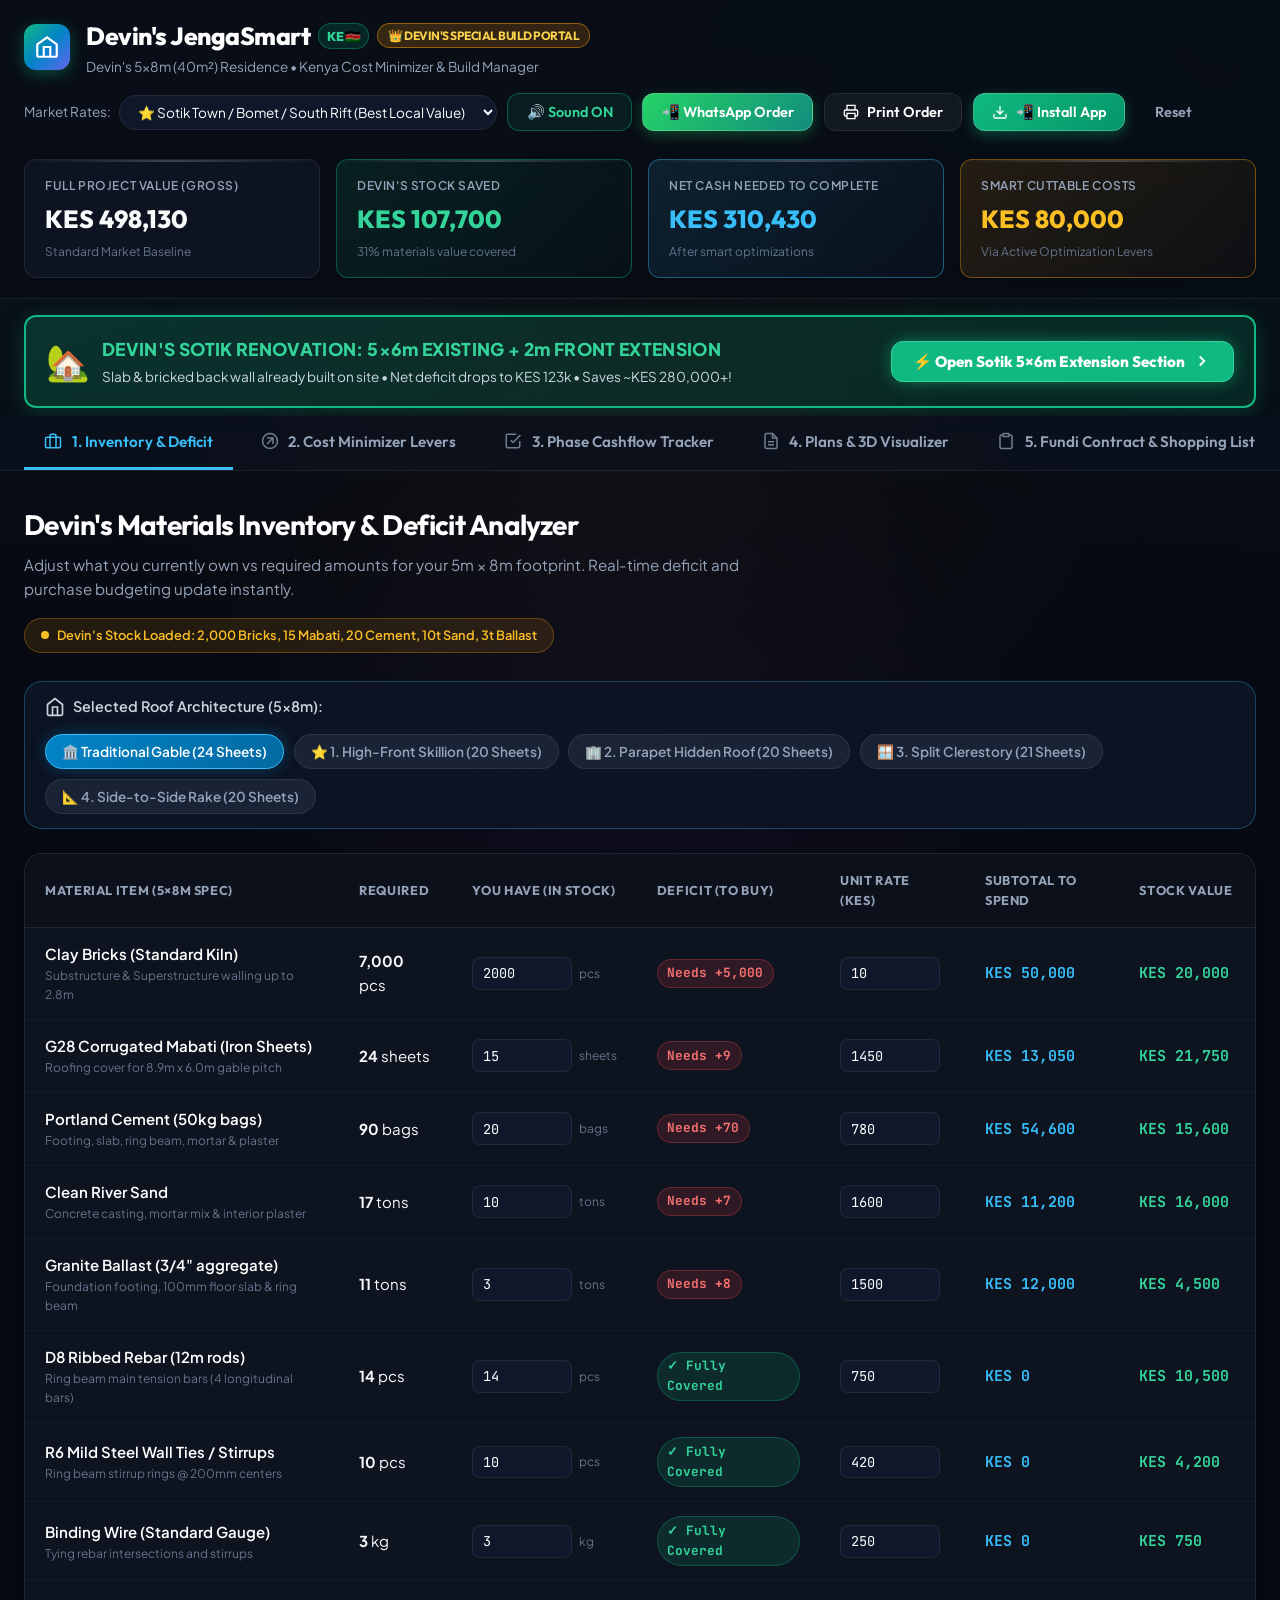
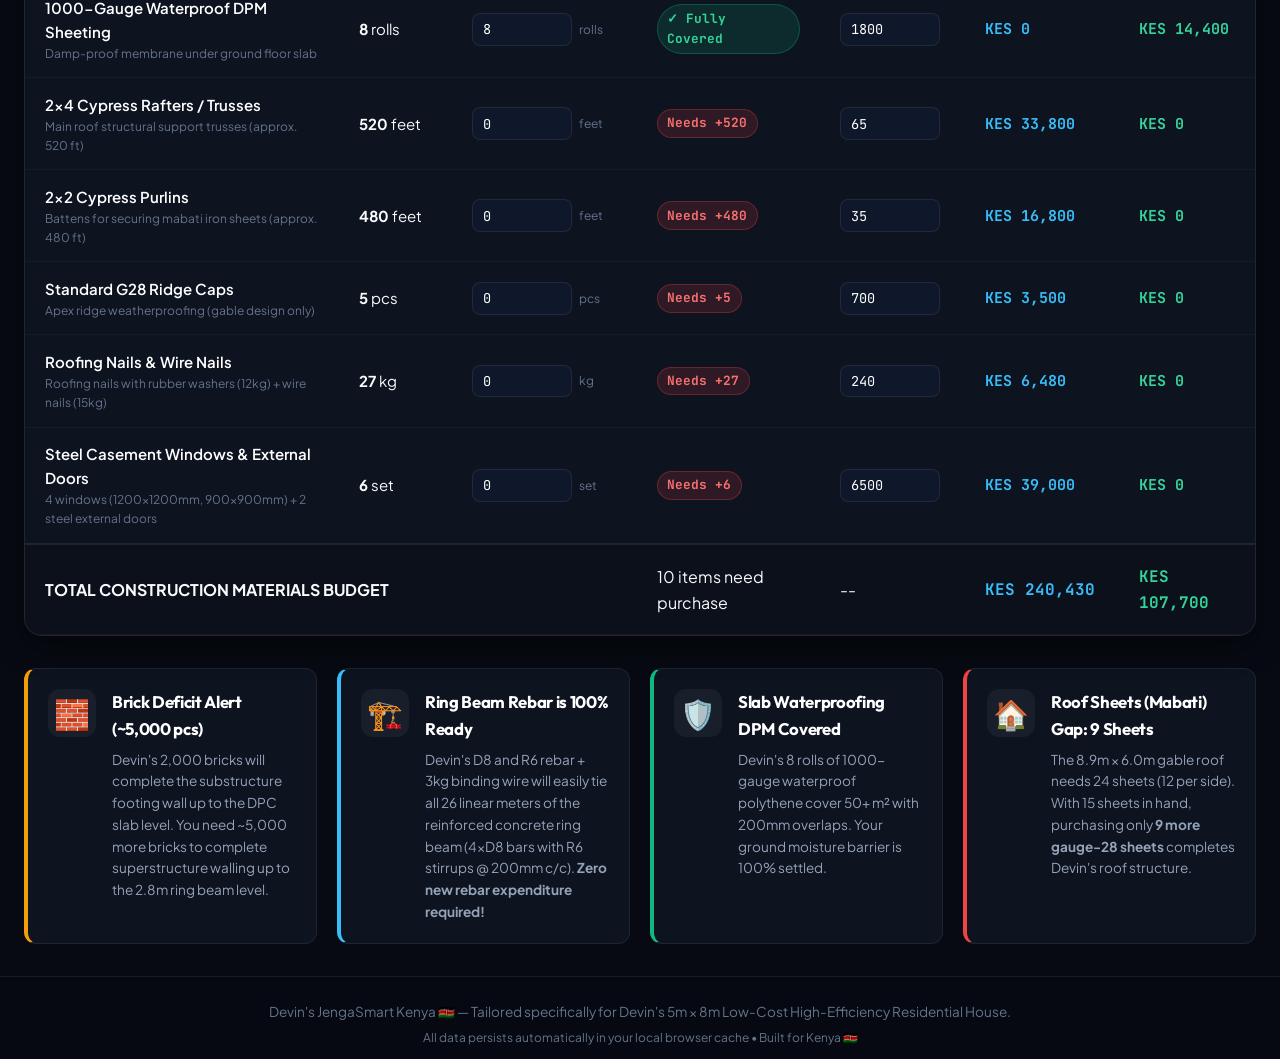
<file: index.html>
<!DOCTYPE html>
<html lang="en">
<head>
  <meta charset="UTF-8">
  <meta name="viewport" content="width=device-width, initial-scale=1.0, maximum-scale=5.0, viewport-fit=cover">
  <title>Devin's 5×8m House — JengaSmart Kenya Cost Optimizer & Plans</title>
  <meta name="description" content="Devin's 5m x 8m (40 sqm) 2-bedroom home in Kenya: Interactive construction cost minimizer, inventory deficit calculator, smart building roadmap, and complete architectural plan sheets.">
  <link rel="preconnect" href="https://fonts.googleapis.com">
  <link rel="preconnect" href="https://fonts.gstatic.com" crossorigin>
  <link href="https://fonts.googleapis.com/css2?family=Outfit:wght@300;400;500;600;700;800&family=Plus+Jakarta+Sans:wght@400;500;600;700&family=JetBrains+Mono:wght@400;600&display=swap" rel="stylesheet">
  <link rel="stylesheet" href="style.css">
  <!-- PWA & Mobile App Meta Tags -->
  <script>
    if (window.location.protocol.startsWith('http')) {
      const manifestLink = document.createElement('link');
      manifestLink.rel = 'manifest';
      manifestLink.href = 'manifest.json';
      document.head.appendChild(manifestLink);
    }
  </script>
  <meta name="theme-color" content="#0284c7">
  <meta name="mobile-web-app-capable" content="yes">
  <meta name="apple-mobile-web-app-capable" content="yes">
  <meta name="apple-mobile-web-app-status-bar-style" content="black-translucent">
  <meta name="apple-mobile-web-app-title" content="JengaSmart">
  <link rel="apple-touch-icon" href="assets/icon-192.png">
  <link rel="icon" type="image/png" href="assets/icon-192.png">
</head>
<body>
  <!-- Confetti Celebration Canvas -->
  <canvas id="confettiCanvas"></canvas>

  <!-- Top Navigation Header -->
  <header class="site-header">
    <div class="header-container">
      <div class="brand">
        <div class="brand-icon">
          <svg viewBox="0 0 24 24" fill="none" stroke="currentColor" stroke-width="2">
            <path d="M3 9.5L12 3l9 6.5V20a1 1 0 01-1 1H4a1 1 0 01-1-1V9.5z"/>
            <path d="M9 21V12h6v9"/>
          </svg>
        </div>
        <div>
          <h1 class="brand-title">
            Devin's JengaSmart 
            <span class="badge-country">KE 🇰🇪</span>
            <span class="badge-vip">👑 DEVIN'S SPECIAL BUILD PORTAL</span>
          </h1>
          <p class="brand-sub">Devin's 5×8m (40m²) Residence • Kenya Cost Minimizer & Build Manager</p>
        </div>
      </div>

      <div class="header-actions">
        <div class="region-selector-wrap">
          <label for="regionSelect">Market Rates:</label>
          <select id="regionSelect" class="select-pill">
            <option value="sotik" selected>⭐ Sotik Town / Bomet / South Rift (Best Local Value)</option>
            <option value="nairobi">Nairobi / Kiambu / Machakos</option>
            <option value="western">Western / Kisumu / Kakamega</option>
            <option value="rift">Rift Valley / Nakuru / Eldoret</option>
            <option value="coast">Coast / Mombasa / Kilifi</option>
          </select>
        </div>
        <button id="soundToggleBtn" class="btn btn-sound sound-on" title="Toggle audio sound effects">
          🔊 Sound ON
        </button>
        <button id="whatsappShareBtn" class="btn btn-whatsapp" title="Generate WhatsApp message for hardware suppliers">
          📲 WhatsApp Order
        </button>
        <button id="exportShoppingListBtn" class="btn btn-outline" title="Print or save hardware purchase order">
          <svg width="16" height="16" viewBox="0 0 24 24" fill="none" stroke="currentColor" stroke-width="2"><path d="M6 9V2h12v7M6 18H4a2 2 0 01-2-2v-5a2 2 0 012-2h16a2 2 0 012 2v5a2 2 0 01-2 2h-2"/><path d="M6 14h12v8H6z"/></svg>
          Print Order
        </button>
        <button id="pwaInstallBtn" class="btn btn-install" onclick="triggerPwaInstall()" title="Install Devin's JengaSmart on your browser as an app">
          <svg width="16" height="16" viewBox="0 0 24 24" fill="none" stroke="currentColor" stroke-width="2"><path d="M21 15v4a2 2 0 0 1-2 2H5a2 2 0 0 1-2-2v-4"/><polyline points="7 10 12 15 17 10"/><line x1="12" y1="15" x2="12" y2="3"/></svg>
          📲 Install App
        </button>
        <button id="resetDefaultsBtn" class="btn btn-ghost" title="Reset to initial values">
          Reset
        </button>
      </div>
    </div>

    <!-- Live Budget Quick Bar -->
    <div class="quick-stats-bar">
      <div class="stat-card">
        <span class="stat-label">Full Project Value (Gross)</span>
        <div class="stat-val" id="grossTotalDisplay">KES 0</div>
        <span class="stat-hint">Standard Market Baseline</span>
      </div>
      <div class="stat-card highlight-green">
        <span class="stat-label">Devin's Stock Saved</span>
        <div class="stat-val text-green" id="savedTotalDisplay">KES 0</div>
        <span class="stat-hint" id="stockCoverPercent">0% materials on hand</span>
      </div>
      <div class="stat-card highlight-primary">
        <span class="stat-label">Net Cash Needed to Complete</span>
        <div class="stat-val text-primary" id="netCashDisplay">KES 0</div>
        <span class="stat-hint" id="netAfterSavings">After smart optimizations</span>
      </div>
      <div class="stat-card highlight-amber">
        <span class="stat-label">Smart Cuttable Costs</span>
        <div class="stat-val text-amber" id="optSavingsDisplay">KES 0</div>
        <span class="stat-hint">Via Active Optimization Levers</span>
      </div>
    </div>
  </header>

  <!-- Floating PWA Install Bar -->
  <div id="pwaFloatingBanner" class="pwa-floating-banner" style="display: none;">
    <div class="pwa-banner-content">
      <img src="assets/icon-192.png" alt="JengaSmart Icon" class="pwa-banner-icon">
      <div>
        <strong>Install Devin's JengaSmart App</strong>
        <p>Install on your browser, phone, or PC for fast offline access!</p>
      </div>
    </div>
    <div class="pwa-banner-actions">
      <button id="pwaBannerInstallBtn" class="btn btn-install" onclick="triggerPwaInstall()" style="padding: 0.45rem 0.9rem; font-size: 0.85rem;">Install Now</button>
      <button id="pwaBannerDismissBtn" class="btn btn-ghost" onclick="dismissPwaBanner()" style="padding: 0.45rem; font-size: 0.85rem;">✕</button>
    </div>
  </div>

    <!-- Quick Jump Banner for Sotik Renovation -->
    <div style="background: linear-gradient(135deg, rgba(16, 185, 129, 0.2), rgba(6, 95, 70, 0.3)); border: 2px solid #10b981; border-radius: 12px; margin: 1rem 1.5rem 0.5rem 1.5rem; padding: 1rem 1.25rem; display: flex; align-items: center; justify-content: space-between; flex-wrap: wrap; gap: 1rem; box-shadow: 0 4px 20px rgba(16, 185, 129, 0.25);">
      <div style="display: flex; align-items: center; gap: 0.75rem;">
        <span style="font-size: 2.2rem;">🏡</span>
        <div>
          <div style="font-weight: 800; color: #34d399; font-size: 1.1rem; letter-spacing: 0.02em;">
            DEVIN'S SOTIK RENOVATION: 5×6m EXISTING + 2m FRONT EXTENSION
          </div>
          <div style="font-size: 0.85rem; color: #cbd5e1; margin-top: 0.15rem;">
            Slab &amp; bricked back wall already built on site • Net deficit drops to KES 123k • Saves ~KES 280,000+!
          </div>
        </div>
      </div>
      <button class="btn btn-primary" onclick="document.querySelector('[data-tab=renovationTab]').click()" style="background: #10b981; border-color: #34d399; color: #fff; font-weight: 800; padding: 0.65rem 1.35rem; font-size: 0.95rem; cursor: pointer; box-shadow: 0 0 15px rgba(16, 185, 129, 0.5); display: flex; align-items: center; gap: 0.5rem;">
        <span>⚡ Open Sotik 5×6m Extension Section</span>
        <svg width="18" height="18" viewBox="0 0 24 24" fill="none" stroke="currentColor" stroke-width="2.5"><polyline points="9 18 15 12 9 6"/></svg>
      </button>
    </div>

  <!-- Navigation Tabs -->
  <nav class="tabs-nav" aria-label="Project Sections">
    <div class="tabs-container">
      <button class="tab-btn active" data-tab="inventoryTab">
        <svg width="18" height="18" viewBox="0 0 24 24" fill="none" stroke="currentColor" stroke-width="2"><rect x="2" y="7" width="20" height="14" rx="2"/><path d="M16 21V5a2 2 0 00-2-2h-4a2 2 0 00-2 2v16"/></svg>
        1. Inventory & Deficit
      </button>
      <button class="tab-btn" data-tab="optimizerTab">
        <svg width="18" height="18" viewBox="0 0 24 24" fill="none" stroke="currentColor" stroke-width="2"><circle cx="12" cy="12" r="10"/><path d="M16 8l-8 8M8 8h8v8"/></svg>
        2. Cost Minimizer Levers
      </button>
      <button class="tab-btn" data-tab="phasesTab">
        <svg width="18" height="18" viewBox="0 0 24 24" fill="none" stroke="currentColor" stroke-width="2"><path d="M9 11l3 3L22 4"/><path d="M21 12v7a2 2 0 01-2 2H5a2 2 0 01-2-2V5a2 2 0 012-2h11"/></svg>
        3. Phase Cashflow Tracker
      </button>
      <button class="tab-btn" data-tab="blueprintTab">
        <svg width="18" height="18" viewBox="0 0 24 24" fill="none" stroke="currentColor" stroke-width="2"><path d="M14 2H6a2 2 0 00-2 2v16a2 2 0 002 2h12a2 2 0 002-2V8z"/><polyline points="14 2 14 8 20 8"/><line x1="16" y1="13" x2="8" y2="13"/><line x1="16" y1="17" x2="8" y2="17"/></svg>
        4. Plans & 3D Visualizer
      </button>
      <button class="tab-btn" data-tab="contractTab">
        <svg width="18" height="18" viewBox="0 0 24 24" fill="none" stroke="currentColor" stroke-width="2"><path d="M16 4h2a2 2 0 012 2v14a2 2 0 01-2 2H6a2 2 0 01-2-2V6a2 2 0 012-2h2"/><rect x="8" y="2" width="8" height="4" rx="1"/></svg>
        5. Fundi Contract & Shopping List
      </button>
      <button class="tab-btn" data-tab="copilotTab">
        <svg width="18" height="18" viewBox="0 0 24 24" fill="none" stroke="currentColor" stroke-width="2"><path d="M12 2a2 2 0 0 1 2 2v2a2 2 0 0 1-2 2 2 2 0 0 1-2-2V4a2 2 0 0 1 2-2zM4 11a2 2 0 0 1 2-2h12a2 2 0 0 1 2 2v8a2 2 0 0 1-2 2H6a2 2 0 0 1-2-2v-8zM9 16h6M9 12h.01M15 12h.01"/></svg>
        6. Fundi AI & Batching Station
      </button>
      <button class="tab-btn highlight-sotik" data-tab="renovationTab">
        <svg width="18" height="18" viewBox="0 0 24 24" fill="none" stroke="currentColor" stroke-width="2"><path d="M3 9l9-7 9 7v11a2 2 0 0 1-2 2H5a2 2 0 0 1-2-2z"/><polyline points="9 22 9 12 15 12 15 22"/><path d="M19 13v6a2 2 0 0 1-2 2H7a2 2 0 0 1-2-2v-6"/></svg>
        7. Sotik Renovation (5×6m → 5×8m)
      </button>
    </div>
  </nav>

  <main class="main-content">
    <!-- TAB 1: INVENTORY & DEFICIT CALCULATOR -->
    <section id="inventoryTab" class="tab-pane active">
      <div class="pane-header">
        <div>
          <h2>Devin's Materials Inventory & Deficit Analyzer</h2>
          <p class="section-desc">Adjust what you currently own vs required amounts for your 5m × 8m footprint. Real-time deficit and purchase budgeting update instantly.</p>
        </div>
        <div class="pill-badge pill-alert">
          <span class="dot"></span>
          Devin's Stock Loaded: 2,000 Bricks, 15 Mabati, 20 Cement, 10t Sand, 3t Ballast
        </div>
      </div>

      <!-- Roof Design Mode Selector -->
      <div class="roof-mode-selector-bar">
        <span class="roof-mode-label">
          <svg width="20" height="20" viewBox="0 0 24 24" fill="none" stroke="currentColor" stroke-width="2"><path d="M3 9l9-7 9 7v11a2 2 0 0 1-2 2H5a2 2 0 0 1-2-2z"/><polyline points="9 22 9 12 15 12 15 22"/></svg>
          Selected Roof Architecture (5×8m):
        </span>
        <div class="roof-mode-options">
          <button type="button" class="roof-mode-btn active" id="btnRoofGable" onclick="setRoofDesign('gable', true)">
            🏛️ Traditional Gable (24 Sheets)
          </button>
          <button type="button" class="roof-mode-btn" id="btnRoofSkillion" onclick="setRoofDesign('skillion', true)">
            ⭐ 1. High-Front Skillion (20 Sheets)
          </button>
          <button type="button" class="roof-mode-btn" id="btnRoofParapet" onclick="setRoofDesign('parapet', true)">
            🏢 2. Parapet Hidden Roof (20 Sheets)
          </button>
          <button type="button" class="roof-mode-btn" id="btnRoofSplit" onclick="setRoofDesign('split', true)">
            🪟 3. Split Clerestory (21 Sheets)
          </button>
          <button type="button" class="roof-mode-btn" id="btnRoofSide" onclick="setRoofDesign('side', true)">
            📐 4. Side-to-Side Rake (20 Sheets)
          </button>
        </div>
      </div>

      <div class="inventory-grid-wrapper">
        <table class="inventory-table" id="inventoryTable">
          <thead>
            <tr>
              <th>Material Item (5×8m Spec)</th>
              <th>Required</th>
              <th>You Have (In Stock)</th>
              <th>Deficit (To Buy)</th>
              <th>Unit Rate (KES)</th>
              <th>Subtotal To Spend</th>
              <th>Stock Value</th>
            </tr>
          </thead>
          <tbody id="inventoryBody">
            <!-- Populated dynamically via app.js -->
          </tbody>
          <tfoot>
            <tr class="table-total-row">
              <td colspan="3"><strong>TOTAL CONSTRUCTION MATERIALS BUDGET</strong></td>
              <td id="totalDeficitQtyCount">--</td>
              <td>--</td>
              <td id="tableSpendTotal" class="text-primary font-bold">KES 0</td>
              <td id="tableStockTotal" class="text-green font-bold">KES 0</td>
            </tr>
          </tfoot>
        </table>
      </div>

      <!-- Quick Analysis Callout Cards -->
      <div class="insights-grid">
        <div class="insight-card warning">
          <div class="insight-icon">🧱</div>
          <div class="insight-content">
            <h4>Brick Deficit Alert (~5,000 pcs)</h4>
            <p>Devin's 2,000 bricks will complete the substructure footing wall up to the DPC slab level. You need ~5,000 more bricks to complete superstructure walling up to the 2.8m ring beam level.</p>
          </div>
        </div>

        <div class="insight-card info">
          <div class="insight-icon">🏗️</div>
          <div class="insight-content">
            <h4>Ring Beam Rebar is 100% Ready</h4>
            <p>Devin's D8 and R6 rebar + 3kg binding wire will easily tie all 26 linear meters of the reinforced concrete ring beam (4×D8 bars with R6 stirrups @ 200mm c/c). <strong>Zero new rebar expenditure required!</strong></p>
          </div>
        </div>

        <div class="insight-card success">
          <div class="insight-icon">🛡️</div>
          <div class="insight-content">
            <h4>Slab Waterproofing DPM Covered</h4>
            <p>Devin's 8 rolls of 1000-gauge waterproof polythene cover 50+ m² with 200mm overlaps. Your ground moisture barrier is 100% settled.</p>
          </div>
        </div>

        <div class="insight-card alert">
          <div class="insight-icon">🏠</div>
          <div class="insight-content">
            <h4>Roof Sheets (Mabati) Gap: 9 Sheets</h4>
            <p>The 8.9m × 6.0m gable roof needs 24 sheets (12 per side). With 15 sheets in hand, purchasing only <strong>9 more gauge-28 sheets</strong> completes Devin's roof structure.</p>
          </div>
        </div>
      </div>
    </section>

    <!-- TAB 2: COST MINIMIZER STRATEGIES LEVER -->
    <section id="optimizerTab" class="tab-pane">
      <div class="pane-header">
        <div>
          <h2>Smart Cost-Minimizing Levers (Kenya Practical Tips)</h2>
          <p class="section-desc">Toggle practical on-the-ground cost reduction tactics verified across Kenyan sites. Watch your cash requirement shrink instantly.</p>
        </div>
        <div class="savings-meter-card">
          <span class="meter-title">Devin's Active Savings:</span>
          <span class="meter-amount" id="meterActiveSavings">KES 0</span>
        </div>
      </div>

      <div class="levers-grid">
        <!-- Lever 1: Roof Style -->
        <div class="lever-card">
          <div class="lever-top">
            <div class="lever-info">
              <span class="lever-category">Structural & Roof</span>
              <h3>Mono-Pitch (Skillion) vs Traditional Gable Roof</h3>
              <p>Mono-pitch slopes in one direction (e.g. front to back). Eliminates ridge caps, valley gutters, and saves 30% on timber trusses and 4 iron sheets.</p>
            </div>
            <label class="switch">
              <input type="checkbox" id="leverSkillionRoof" class="cost-lever" data-savings="28500">
              <span class="slider round"></span>
            </label>
          </div>
          <div class="lever-footer">
            <span class="lever-savings">Saves approx: <strong>KES 28,500</strong></span>
            <span class="lever-tag">High Impact</span>
          </div>
        </div>

        <!-- Lever 2: Direct Quarry Truck Delivery -->
        <div class="lever-card">
          <div class="lever-top">
            <div class="lever-info">
              <span class="lever-category">Procurement Logistics</span>
              <h3>Buy Sand & Ballast Direct from Source in 14-Tonne Tipper</h3>
              <p>Ordering a single large 14-tonne tipper directly from the river/quarry instead of multiple 7-tonne or pickup trips from roadside middlemen saves substantial broker markups.</p>
            </div>
            <label class="switch">
              <input type="checkbox" id="leverQuarryDirect" class="cost-lever" data-savings="14000" checked>
              <span class="slider round"></span>
            </label>
          </div>
          <div class="lever-footer">
            <span class="lever-savings">Saves approx: <strong>KES 14,000</strong></span>
            <span class="lever-tag">Easy Win</span>
          </div>
        </div>

        <!-- Lever 3: Fundi Milestone Contract -->
        <div class="lever-card">
          <div class="lever-top">
            <div class="lever-info">
              <span class="lever-category">Labor Management</span>
              <h3>Milestone-Based Labor ("Kandarasi") vs Daily Wages</h3>
              <p>Daily wages (Fundi @ KES 1,500/day + Helper @ KES 800/day) leads to slow work and budget drag. Fixed milestone tasks with 10% retention guarantee fast delivery and zero day-stretching.</p>
            </div>
            <label class="switch">
              <input type="checkbox" id="leverKandarasiLabor" class="cost-lever" data-savings="25000" checked>
              <span class="slider round"></span>
            </label>
          </div>
          <div class="lever-footer">
            <span class="lever-savings">Saves approx: <strong>KES 25,000</strong></span>
            <span class="lever-tag">Critical Protection</span>
          </div>
        </div>

        <!-- Lever 4: Cement Grade Optimization -->
        <div class="lever-card">
          <div class="lever-top">
            <div class="lever-info">
              <span class="lever-category">Materials Selection</span>
              <h3>Dual Cement Grade (32.5N for Plaster vs 42.5N for Concrete)</h3>
              <p>Don't use expensive 42.5N structural cement for wall mortar and wall plaster. Use standard 32.5N (KES ~750/bag vs KES 850/bag) for the 50 bags of mortar/plaster.</p>
            </div>
            <label class="switch">
              <input type="checkbox" id="leverCementGrade" class="cost-lever" data-savings="6500" checked>
              <span class="slider round"></span>
            </label>
          </div>
          <div class="lever-footer">
            <span class="lever-savings">Saves approx: <strong>KES 6,500</strong></span>
            <span class="lever-tag">Smart Practice</span>
          </div>
        </div>

        <!-- Lever 5: Phased Finishing Strategy -->
        <div class="lever-card">
          <div class="lever-top">
            <div class="lever-info">
              <span class="lever-category">Move-In Acceleration</span>
              <h3>Phase 1 Move-In: Red Oxide Cement Screed (Defer Floor Tiles)</h3>
              <p>Polished red/black oxide cement floor screed costs KES 12,000 vs Ceramic tiles with adhesive & grouting (KES 55,000+). Allows safe, dust-free move-in; tiles can be laid later directly on top.</p>
            </div>
            <label class="switch">
              <input type="checkbox" id="leverScreedOverTiles" class="cost-lever" data-savings="43000">
              <span class="slider round"></span>
            </label>
          </div>
          <div class="lever-footer">
            <span class="lever-savings">Saves approx: <strong>KES 43,000</strong></span>
            <span class="lever-tag">Huge Cashflow Relief</span>
          </div>
        </div>

        <!-- Lever 6: Timber Truss Spacing & Treated Pine -->
        <div class="lever-card">
          <div class="lever-top">
            <div class="lever-info">
              <span class="lever-category">Roof Framing</span>
              <h3>Engineered Truss Spacing (1.2m c/c with 2×2 Purlins)</h3>
              <p>For light gauge-28 mabati, 1.2m center-to-center truss spacing is structurally sound and reduces 3 full truss assemblies compared to overly conservative 0.9m spacing.</p>
            </div>
            <label class="switch">
              <input type="checkbox" id="leverTimberSpacing" class="cost-lever" data-savings="16000" checked>
              <span class="slider round"></span>
            </label>
          </div>
          <div class="lever-footer">
            <span class="lever-savings">Saves approx: <strong>KES 16,000</strong></span>
            <span class="lever-tag">Structural Saving</span>
          </div>
        </div>

        <!-- Lever 7: Quarry Dust Sand-Replacement Strategy -->
        <div class="lever-card">
          <div class="lever-top">
            <div class="lever-info">
              <span class="lever-category">Raw Materials Economy</span>
              <h3>Replace / Blend River Sand with Quarry Dust (Vumbi ya Mawe)</h3>
              <p>Quarry dust costs KES 800/ton vs River Sand at KES 1,600/ton. Blending 50% quarry dust + 50% river sand for blinding, slab & brick mortar slashes raw aggregate costs without compromising structural integrity.</p>
            </div>
            <label class="switch">
              <input type="checkbox" id="leverQuarryDust" class="cost-lever" data-savings="18500" checked>
              <span class="slider round"></span>
            </label>
          </div>
          <div class="lever-footer">
            <span class="lever-savings">Saves approx: <strong>KES 18,500</strong></span>
            <span class="lever-tag">High Value Replacement</span>
          </div>
        </div>
      </div>
    </section>

    <!-- TAB 3: PHASE-BY-PHASE CASHFLOW TRACKER -->
    <section id="phasesTab" class="tab-pane">
      <div class="pane-header">
        <div>
          <h2>Devin's 7-Stage Phased Construction Roadmap</h2>
          <p class="section-desc">Track progress, mark completed milestones, and see exactly how much cash is needed to unlock the next construction milestone.</p>
        </div>
        <div class="overall-progress-box">
          <div class="progress-labels">
            <span>Overall Build Progress:</span>
            <strong id="buildProgressPercent">0%</strong>
          </div>
          <div class="progress-bar-bg">
            <div class="progress-bar-fill" id="buildProgressBar" style="width: 0%;"></div>
          </div>
        </div>
      </div>

      <div class="phases-timeline" id="phasesTimeline">
        <!-- Injected via JavaScript -->
      </div>
    </section>

    <!-- TAB 4: BLUEPRINT & 3D VISUALIZER -->
    <section id="blueprintTab" class="tab-pane">
      <div class="pane-header">
        <div>
          <h2>Devin's 5×8m Architectural Plans & Visuals</h2>
          <p class="section-desc">Interactive room layouts, 3D renders, roof options, and the complete 6-sheet architectural engineering dossier.</p>
        </div>
        <div class="sub-nav-pills">
          <button class="plan-sub-btn active" data-view="floorplan">2D Floor Blueprint</button>
          <button class="plan-sub-btn btn-highlight-monopitch" data-view="monopitch">⭐ Mono-Pitch Architecture Suite (4 Designs)</button>
          <button class="plan-sub-btn" data-view="topdown3d">Top-Down 3D View</button>
          <button class="plan-sub-btn" data-view="entrance3d">Main Entrance View</button>
          <button class="plan-sub-btn" data-view="roofs">Roof Options (Gable vs Skillion)</button>
          <button class="plan-sub-btn btn-highlight-dossier" data-view="fulldossier">📑 All 6 Plan Sheets (Full Dossier)</button>
        </div>
      </div>

      <div class="view-stage">
        <!-- Sub-view 1: 2D Interactive SVG Blueprint -->
        <div id="subViewFloorplan" class="plan-sub-panel active">
          <div class="interactive-blueprint-container">
            <div class="blueprint-card">
              <div class="blueprint-header-bar">
                <div class="blueprint-header-tag">Interactive Dimensioned Floor Plan (Click rooms for details)</div>
                <div class="blueprint-lighting-toggle" id="lightingToggleBtn" onclick="toggleBlueprintLighting()">
                  <span id="lightToggleIcon">🌙</span> <span id="lightToggleText">Night Mode</span>
                </div>
              </div>

              <svg class="blueprint-svg" id="blueprintSvg" viewBox="0 0 850 560" xmlns="http://www.w3.org/2000/svg">
                <!-- Grid background -->
                <defs>
                  <pattern id="grid" width="20" height="20" patternUnits="userSpaceOnUse">
                    <path d="M 20 0 L 0 0 0 20" fill="none" stroke="rgba(255,255,255,0.05)" stroke-width="1"/>
                  </pattern>
                  <!-- Light radial glow -->
                  <radialGradient id="lightGlowGrad" cx="50%" cy="50%" r="50%">
                    <stop offset="0%" stop-color="#fbbf24" stop-opacity="0.8"/>
                    <stop offset="60%" stop-color="#fbbf24" stop-opacity="0.25"/>
                    <stop offset="100%" stop-color="#fbbf24" stop-opacity="0"/>
                  </radialGradient>
                </defs>
                <rect width="850" height="560" fill="url(#grid)"/>

                <!-- Exterior Wall 8m x 5m (Scale: 1m = 90px) -->
                <!-- x: 60 to 780 = 720px (8m). y: 50 to 500 = 450px (5m) -->
                <rect x="60" y="50" width="720" height="450" fill="#0f172a" stroke="#38bdf8" stroke-width="8" rx="4"/>

                <!-- Master Bedroom: (Left Top: 2.9m x 2.8m -> 261px x 252px) -->
                <g class="room-group" onclick="selectRoom('master')">
                  <rect x="68" y="58" width="260" height="250" fill="rgba(56, 189, 248, 0.08)" stroke="#38bdf8" stroke-dasharray="4" stroke-width="2"/>
                  <!-- Night Light Glow -->
                  <circle cx="198" cy="180" r="110" fill="url(#lightGlowGrad)" class="light-glow"/>
                  <circle cx="198" cy="180" r="8" fill="#fbbf24" class="light-glow"/>
                  <text x="198" y="150" fill="#f8fafc" font-size="16" font-weight="bold" text-anchor="middle">Master Bedroom</text>
                  <text x="198" y="175" fill="#94a3b8" font-size="13" text-anchor="middle">2.90m × 2.80m (8.12 m²)</text>
                  <text x="198" y="195" fill="#38bdf8" font-size="11" text-anchor="middle">Queen Bed • 2.2m Built-in Wardrobe</text>
                </g>

                <!-- Kids Bedroom: (Left Bottom: 2.9m x 2.0m -> 261px x 180px) -->
                <g class="room-group" onclick="selectRoom('kids')">
                  <rect x="68" y="318" width="260" height="174" fill="rgba(168, 85, 247, 0.08)" stroke="#a855f7" stroke-dasharray="4" stroke-width="2"/>
                  <!-- Night Light Glow -->
                  <circle cx="198" cy="405" r="90" fill="url(#lightGlowGrad)" class="light-glow"/>
                  <circle cx="198" cy="405" r="8" fill="#fbbf24" class="light-glow"/>
                  <text x="198" y="380" fill="#f8fafc" font-size="16" font-weight="bold" text-anchor="middle">Kids' Bedroom</text>
                  <text x="198" y="405" fill="#94a3b8" font-size="13" text-anchor="middle">2.90m × 2.00m (5.80 m²)</text>
                  <text x="198" y="425" fill="#a855f7" font-size="11" text-anchor="middle">Bunk Beds • 1.6m Wardrobe</text>
                </g>

                <!-- Dividing Interior Walls -->
                <line x1="328" y1="58" x2="328" y2="492" stroke="#64748b" stroke-width="6"/>
                <line x1="68" y1="313" x2="328" y2="313" stroke="#64748b" stroke-width="6"/>

                <!-- Central Open Living Lounge & Dining: (Right side: 4.8m x 5.0m) -->
                <g class="room-group" onclick="selectRoom('living')">
                  <rect x="334" y="58" width="440" height="434" fill="rgba(16, 185, 129, 0.06)" stroke="#10b981" stroke-dasharray="4" stroke-width="2"/>
                  <!-- Night Light Glow 1 & 2 -->
                  <circle cx="480" cy="230" r="120" fill="url(#lightGlowGrad)" class="light-glow"/>
                  <circle cx="480" cy="230" r="8" fill="#fbbf24" class="light-glow"/>
                  <circle cx="610" cy="330" r="100" fill="url(#lightGlowGrad)" class="light-glow"/>
                  <circle cx="610" cy="330" r="8" fill="#fbbf24" class="light-glow"/>
                  <text x="554" y="210" fill="#f8fafc" font-size="18" font-weight="bold" text-anchor="middle">Open Living Lounge</text>
                  <text x="554" y="235" fill="#94a3b8" font-size="14" text-anchor="middle">4.80m × 2.80m Living Area</text>
                  <text x="554" y="260" fill="#10b981" font-size="12" text-anchor="middle">Dual-Zone Sofas • 1.8m Wide Central Walkway</text>
                </g>

                <!-- Corner Kitchen Cabinets & Breakfast Bar (Top Right) -->
                <g class="room-group" onclick="selectRoom('kitchen')">
                  <rect x="630" y="58" width="144" height="150" fill="rgba(245, 158, 11, 0.12)" stroke="#f59e0b" stroke-width="2"/>
                  <!-- Night Light Glow -->
                  <circle cx="702" cy="130" r="80" fill="url(#lightGlowGrad)" class="light-glow"/>
                  <circle cx="702" cy="130" r="8" fill="#fbbf24" class="light-glow"/>
                  <text x="702" y="115" fill="#fbbf24" font-size="14" font-weight="bold" text-anchor="middle">Corner Pantry</text>
                  <text x="702" y="135" fill="#cbd5e1" font-size="11" text-anchor="middle">Storage Cabinets</text>
                  <text x="702" y="150" fill="#cbd5e1" font-size="11" text-anchor="middle">+ 1.6m Breakfast Bar</text>
                </g>

                <!-- Main Entrance Door Indicator (Bottom Center-Right) -->
                <g>
                  <rect x="510" y="492" width="90" height="14" fill="#10b981" rx="2"/>
                  <path d="M 510 492 A 90 90 0 0 1 600 402" fill="none" stroke="#10b981" stroke-width="2" stroke-dasharray="3"/>
                  <text x="555" y="525" fill="#10b981" font-size="12" font-weight="bold" text-anchor="middle">MAIN ENTRANCE (900mm)</text>
                </g>

                <!-- Dimension Marks -->
                <!-- Top 8.00m -->
                <line x1="60" y1="30" x2="780" y2="30" stroke="#94a3b8" stroke-width="1.5"/>
                <circle cx="60" cy="30" r="3" fill="#94a3b8"/>
                <circle cx="780" cy="30" r="3" fill="#94a3b8"/>
                <text x="420" y="24" fill="#f8fafc" font-size="14" font-weight="bold" text-anchor="middle">TOTAL LENGTH = 8.00 METERS</text>

                <!-- Left 5.00m -->
                <line x1="35" y1="50" x2="35" y2="500" stroke="#94a3b8" stroke-width="1.5"/>
                <circle cx="35" cy="50" r="3" fill="#94a3b8"/>
                <circle cx="35" cy="500" r="3" fill="#94a3b8"/>
                <text x="25" y="275" fill="#f8fafc" font-size="14" font-weight="bold" text-anchor="middle" transform="rotate(-90 25 275)">WIDTH = 5.00 M</text>
              </svg>
            </div>

            <!-- Room Detail Card -->
            <div class="room-details-card" id="roomDetailCard">
              <h3 id="roomDetailTitle">Master Bedroom</h3>
              <div class="room-specs" id="roomDetailSpecs">
                <div class="spec-row"><span>Dimensions:</span><strong>2.90m × 2.80m (8.12 m²)</strong></div>
                <div class="spec-row"><span>Bed Capacity:</span><strong>Queen 5ft × 6ft Bed with 2 side tables</strong></div>
                <div class="spec-row"><span>Wardrobe:</span><strong>2.20m full-height 3-door wardrobe</strong></div>
                <div class="spec-row"><span>Natural Lighting:</span><strong>1200×1200mm steel casement window</strong></div>
                <div class="spec-row"><span>Electrical:</span><strong>1 central ceiling bulb + 2 double sockets</strong></div>
              </div>
            </div>
          </div>
        </div>

        <!-- Sub-view 2: Top-down 3D Plan -->
        <div id="subViewTopdown3d" class="plan-sub-panel">
          <div class="image-showcase">
            <img src="assets/top_down_plan.jpg" alt="Devin's Top Down 3D Floor Plan with 2 bedrooms, kitchen cabinets and seating" class="showcase-img" onerror="this.src='DOWNLOADS/JengaSmart-App/assets/top_down_plan.jpg'">
            <div class="image-caption">
              <strong>High-Res 3D Top-Down Architectural Visualization:</strong>
              Devin's dual-sofa seating arrangement with open 1.8m corridor, corner storage pantry, and 2 private bedrooms.
            </div>
          </div>
        </div>

        <!-- Sub-view 3: Main Entrance 3D View -->
        <div id="subViewEntrance3d" class="plan-sub-panel">
          <div class="image-showcase">
            <img src="assets/main_entrance.jpg" alt="Perspective view looking into the main entrance" class="showcase-img" onerror="this.src='DOWNLOADS/JengaSmart-App/assets/main_entrance.jpg'">
            <div class="image-caption">
              <strong>Devin's Main Entrance View:</strong>
              Perspective from the front doorway showing unobstructed movement flow, lounge seating, and bedroom doors.
            </div>
          </div>
        </div>

        <!-- Sub-view 4: Roof Options Comparison -->
        <div id="subViewRoofs" class="plan-sub-panel">
          <div class="roofs-comparison-grid">
            <div class="roof-card">
              <div class="roof-img-wrap">
                <img src="assets/roof_gable.jpg" alt="Option 1: Traditional Gable Roof" class="roof-thumb" onerror="this.src='DOWNLOADS/JengaSmart-App/assets/roof_gable.jpg'">
              </div>
              <div class="roof-details">
                <div class="roof-badge badge-traditional">Option 1: Traditional Gable Roof</div>
                <h4>High-Pitch Pitched Roof (4.25m Apex)</h4>
                <ul>
                  <li><strong>Iron Sheets:</strong> 24 sheets (12 per pitch)</li>
                  <li><strong>Ridge Caps:</strong> 5 linear pieces needed</li>
                  <li><strong>Timber Cost:</strong> ~KES 68,000 (Trusses, struts, purlins)</li>
                  <li><strong>Aesthetics:</strong> Classic residential Kenyan look</li>
                  <li><strong>Total Roof Cost:</strong> ~KES 118,000</li>
                </ul>
              </div>
            </div>

            <div class="roof-card highlight-budget">
              <div class="roof-img-wrap">
                <img src="assets/roof_skillion.jpg" alt="Option 2: Modern Skillion Mono-Pitch Roof" class="roof-thumb" onerror="this.src='DOWNLOADS/JengaSmart-App/assets/roof_skillion.jpg'">
              </div>
              <div class="roof-details">
                <div class="roof-badge badge-budget">Option 2: Modern Skillion (RECOMMENDED FOR DEVIN)</div>
                <h4>Mono-Pitch Slope (3.60m Front to 2.85m Rear)</h4>
                <ul>
                  <li><strong>Iron Sheets:</strong> 20 sheets only (Saves 4 sheets!)</li>
                  <li><strong>Ridge Caps:</strong> None required (Zero cost!)</li>
                  <li><strong>Timber Cost:</strong> ~KES 46,000 (Single-span rafters)</li>
                  <li><strong>Aesthetics:</strong> Ultra-modern urban/contemporary clean lines</li>
                  <li><strong>Total Roof Cost:</strong> ~KES 89,500 (Saves KES ~28,500!)</li>
                </ul>
              </div>
            </div>
          </div>
        </div>

                <!-- Sub-view: Dedicated Modern Mono-Pitch Roof Blueprint & Engineering (4 Variations) -->
        <div id="subViewMonopitch" class="plan-sub-panel">
          <div class="monopitch-blueprint-card">
            <div class="monopitch-blueprint-header">
              <div>
                <span class="roof-badge badge-budget" style="margin-bottom: 0.25rem;">Devin's 5.0m × 8.0m House • 4 Distinct Mono-Pitch Architectures</span>
                <h3 style="color: #fff; font-size: 1.2rem; margin: 0;">Modern Mono-Pitch Roof Design Suite & Engineering Blueprints</h3>
              </div>
              <div style="display: flex; gap: 0.5rem; flex-wrap: wrap;">
                <button class="btn btn-primary" onclick="setRoofDesign('skillion'); alert('⭐ Modern Mono-Pitch Roof activated in Cost Minimizer! (20 Sheets • 0 Ridge Caps • Saves KES 28,500)');" style="padding: 0.45rem 0.9rem; font-size: 0.85rem;">
                  ⚡ Apply Active Mono-Pitch to Budget
                </button>
              </div>
            </div>

            <!-- Photorealistic 3D Exterior Showcase -->
            <div class="image-showcase" style="border-radius: 0;">
              <img src="assets/roof_monopitch_3d.jpg" alt="Devin's 5x8m Modern Mono-Pitch House 3D Exterior Render" class="showcase-img" onerror="this.src='DOWNLOADS/JengaSmart-App/assets/roof_monopitch_3d.jpg'">
              <div class="image-caption">
                <strong>Devin's Photorealistic 3D Exterior View:</strong> Modern Kenyan single-slope mono-pitch roof with dark charcoal Box-Profile mabati, warm natural cedar timber fascia cladding, black casement windows, and clean concealed rainwater drainage.
              </div>
            </div>

            <!-- Mono-Pitch Variation Sub-Nav -->
            <div class="mp-variant-nav">
              <button type="button" class="mp-variant-btn active" id="btnVarSkillion" onclick="showMpVariant('skillion')">
                ⭐ Design 1: Classic High-Front Skillion (Front-to-Back)
              </button>
              <button type="button" class="mp-variant-btn" id="btnVarParapet" onclick="showMpVariant('parapet')">
                🏢 Design 2: Parapet Hidden Mono-Pitch ("Flat Cube Villa")
              </button>
              <button type="button" class="mp-variant-btn" id="btnVarSplit" onclick="showMpVariant('split')">
                🪟 Design 3: Split-Level Clerestory (Dual Stepped Shed)
              </button>
              <button type="button" class="mp-variant-btn" id="btnVarSide" onclick="showMpVariant('side')">
                📐 Design 4: Side-to-Side Longitudinal (8m Fall)
              </button>
            </div>

            <!-- ==================== VARIANT 1: HIGH-FRONT SKILLION ==================== -->
            <div id="mpPanelSkillion" class="mp-variant-panel active">
              <div style="padding: 1.5rem; background: #0b1120;">
                <div style="display: flex; justify-content: space-between; align-items: center; margin-bottom: 0.75rem; flex-wrap: wrap; gap: 0.5rem;">
                  <h4 style="color: #38bdf8; font-size: 1.05rem; margin: 0;">📐 Design 1: Classic High-Front Skillion Cross-Section (Scale 1:50)</h4>
                  <span class="pill-badge" style="background: rgba(16, 185, 129, 0.2); color: #34d399; font-size: 0.75rem;">Front: 3.60m • Rear: 2.85m • 10° Fall</span>
                </div>
                <svg class="monopitch-svg" viewBox="0 0 850 420" xmlns="http://www.w3.org/2000/svg">
                  <defs>
                    <pattern id="mpGrid1" width="20" height="20" patternUnits="userSpaceOnUse">
                      <path d="M 20 0 L 0 0 0 20" fill="none" stroke="rgba(255,255,255,0.04)" stroke-width="1"/>
                    </pattern>
                    <linearGradient id="wallGrad1" x1="0%" y1="0%" x2="0%" y2="100%">
                      <stop offset="0%" stop-color="#334155"/>
                      <stop offset="100%" stop-color="#1e293b"/>
                    </linearGradient>
                  </defs>
                  <rect width="850" height="420" fill="#020617"/>
                  <rect width="850" height="420" fill="url(#mpGrid1)"/>

                  <line x1="40" y1="360" x2="810" y2="360" stroke="#64748b" stroke-width="3"/>
                  <text x="50" y="380" fill="#94a3b8" font-size="12" font-family="monospace">±0.00m FINISHED GROUND GRADE</text>

                  <rect x="150" y="335" width="550" height="25" fill="#475569" stroke="#94a3b8" stroke-width="1.5"/>
                  <text x="425" y="352" fill="#fff" font-size="11" font-weight="bold" text-anchor="middle">+0.30m FINISHED FLOOR SLAB (100mm Concrete + 8 Rolls DPM)</text>

                  <!-- Front Wall (3.60m from slab) -->
                  <rect x="170" y="119" width="30" height="216" fill="url(#wallGrad1)" stroke="#38bdf8" stroke-width="2"/>
                  <rect x="170" y="119" width="30" height="24" fill="#0284c7" stroke="#38bdf8" stroke-width="1.5"/>
                  <text x="185" y="135" fill="#fff" font-size="8" font-weight="bold" text-anchor="middle">BEAM</text>

                  <!-- Rear Wall (2.85m from slab) -->
                  <rect x="650" y="164" width="30" height="171" fill="url(#wallGrad1)" stroke="#38bdf8" stroke-width="2"/>
                  <rect x="650" y="164" width="30" height="24" fill="#0284c7" stroke="#38bdf8" stroke-width="1.5"/>
                  <text x="665" y="180" fill="#fff" font-size="8" font-weight="bold" text-anchor="middle">BEAM</text>

                  <rect x="170" y="170" width="30" height="90" fill="#0284c7" fill-opacity="0.3" stroke="#38bdf8" stroke-width="1.5"/>
                  <text x="185" y="220" fill="#38bdf8" font-size="9" text-anchor="middle">WIN</text>
                  <rect x="650" y="210" width="30" height="60" fill="#0284c7" fill-opacity="0.3" stroke="#38bdf8" stroke-width="1.5"/>
                  <text x="665" y="245" fill="#38bdf8" font-size="9" text-anchor="middle">WIN</text>

                  <!-- 4x2 Rafter -->
                  <polygon points="115,106 705,166 705,178 115,118" fill="#d97706" stroke="#b45309" stroke-width="1.5"/>
                  <text x="390" y="130" fill="#fbbf24" font-size="11" font-weight="bold" font-family="monospace" transform="rotate(5.8 390 130)">4"×2" CYPRESS TIMBER RAFTER @ 600mm c/c (Span: 5.6m)</text>

                  <!-- Purlins 2x2 -->
                  <rect x="135" y="100" width="12" height="8" fill="#f59e0b" stroke="#78350f" transform="rotate(5.8 135 100)"/>
                  <rect x="230" y="110" width="12" height="8" fill="#f59e0b" stroke="#78350f" transform="rotate(5.8 230 110)"/>
                  <rect x="325" y="120" width="12" height="8" fill="#f59e0b" stroke="#78350f" transform="rotate(5.8 325 120)"/>
                  <rect x="420" y="130" width="12" height="8" fill="#f59e0b" stroke="#78350f" transform="rotate(5.8 420 130)"/>
                  <rect x="515" y="140" width="12" height="8" fill="#f59e0b" stroke="#78350f" transform="rotate(5.8 515 140)"/>
                  <rect x="610" y="150" width="12" height="8" fill="#f59e0b" stroke="#78350f" transform="rotate(5.8 610 150)"/>
                  <rect x="690" y="158" width="12" height="8" fill="#f59e0b" stroke="#78350f" transform="rotate(5.8 690 158)"/>

                  <line x1="110" y1="102" x2="715" y2="162" stroke="#0ea5e9" stroke-width="5" stroke-linecap="round"/>
                  <text x="410" y="98" fill="#38bdf8" font-size="12" font-weight="bold" font-family="sans-serif" transform="rotate(5.8 410 98)">GAUGE 28 BOX PROFILE MABATI (20 SHEETS TOTAL)</text>

                  <rect x="108" y="101" width="8" height="35" fill="#b45309" stroke="#78350f" stroke-width="1.5"/>
                  <text x="75" y="120" fill="#cbd5e1" font-size="10" font-family="monospace">FASCIA 1"×8"</text>

                  <path d="M 715 162 Q 722 175 722 185 L 722 340" fill="none" stroke="#10b981" stroke-width="3.5"/>
                  <circle cx="722" cy="180" r="8" fill="#10b981" fill-opacity="0.3" stroke="#10b981" stroke-width="2"/>
                  <text x="735" y="175" fill="#34d399" font-size="10" font-weight="bold">PVC GUTTER</text>
                  <text x="735" y="255" fill="#34d399" font-size="9" font-weight="bold">DOWNPIPE TO TANK</text>

                  <line x1="130" y1="335" x2="130" y2="119" stroke="#38bdf8" stroke-dasharray="4,4" stroke-width="1.5"/>
                  <text x="120" y="225" fill="#38bdf8" font-size="12" font-weight="bold" text-anchor="end" font-family="monospace">3.60 m FRONT WALL</text>
                  <line x1="700" y1="335" x2="700" y2="164" stroke="#38bdf8" stroke-dasharray="4,4" stroke-width="1.5"/>
                  <text x="710" y="260" fill="#38bdf8" font-size="12" font-weight="bold" font-family="monospace">2.85 m REAR WALL</text>

                  <line x1="170" y1="315" x2="680" y2="315" stroke="#f1f5f9" stroke-width="1.5"/>
                  <polygon points="170,312 170,318 162,315" fill="#fff"/>
                  <polygon points="680,312 680,318 688,315" fill="#fff"/>
                  <text x="425" y="310" fill="#fff" font-size="12" font-weight="bold" text-anchor="middle" font-family="monospace">5.00 METERS SPAN (INTERIOR CLEAR 4.60m)</text>
                </svg>
              </div>

              <div class="monopitch-specs-grid" style="padding: 1.5rem; background: var(--bg-card);">
                <div class="monopitch-spec-box">
                  <h4>🧱 Architectural Strengths</h4>
                  <ul>
                    <li><strong>Soaring Ceilings:</strong> High 3.3m clear head-height in Living room gives an airy, grand luxury feel.</li>
                    <li><strong>Natural Shading:</strong> Front eaves overhang (500mm) shields the veranda from direct midday sun.</li>
                    <li><strong>Zero Front Splash:</strong> All rain discharges to the back; visitors enter in 100% dry comfort.</li>
                  </ul>
                </div>
                <div class="monopitch-spec-box">
                  <h4>🪵 Materials &amp; Deficit Impact</h4>
                  <ul>
                    <li><strong>Mabati Required:</strong> 20 sheets G28 Box Profile (Devin has 15; buy only 5!).</li>
                    <li><strong>Ridge Caps:</strong> 0 pcs (Eliminates KES 4,500 cost + no apex leak risk).</li>
                    <li><strong>Timber Rafters:</strong> 410 ft of 4"×2" Cypress (Saves 110 ft vs Gable).</li>
                    <li><strong>Net Savings:</strong> <strong style="color:#34d399;">KES 28,500 saved!</strong></li>
                  </ul>
                </div>
              </div>

              <div style="padding: 1rem 1.5rem; background: rgba(16, 185, 129, 0.1); border-top: 1px solid rgba(16, 185, 129, 0.3); display: flex; align-items: center; justify-content: space-between; flex-wrap: wrap; gap: 1rem;">
                <span style="font-size: 0.9rem; color: #cbd5e1;">Selected for easiest single-slope carpentry and maximum front porch shading.</span>
                <button class="btn btn-primary" onclick="setRoofDesign('skillion'); alert('✓ High-Front Skillion chosen! Iron sheets deficit set to 5 sheets.');">
                  Select Design 1: High-Front Skillion
                </button>
              </div>
            </div>

            <!-- ==================== VARIANT 2: PARAPET HIDDEN ROOF ==================== -->
            <div id="mpPanelParapet" class="mp-variant-panel">
              <div style="padding: 1.5rem; background: #0b1120;">
                <div style="display: flex; justify-content: space-between; align-items: center; margin-bottom: 0.75rem; flex-wrap: wrap; gap: 0.5rem;">
                  <h4 style="color: #38bdf8; font-size: 1.05rem; margin: 0;">🏢 Design 2: Parapet Hidden Mono-Pitch ("Flat Cube Villa Look")</h4>
                  <span class="pill-badge" style="background: rgba(245, 158, 11, 0.2); color: #fbbf24; font-size: 0.75rem;">Urban Modern Cube • Hidden Slope • 450mm Parapet</span>
                </div>
                <svg class="monopitch-svg" viewBox="0 0 850 420" xmlns="http://www.w3.org/2000/svg">
                  <defs>
                    <pattern id="mpGrid2" width="20" height="20" patternUnits="userSpaceOnUse">
                      <path d="M 20 0 L 0 0 0 20" fill="none" stroke="rgba(255,255,255,0.04)" stroke-width="1"/>
                    </pattern>
                    <linearGradient id="parapetGrad" x1="0%" y1="0%" x2="0%" y2="100%">
                      <stop offset="0%" stop-color="#475569"/>
                      <stop offset="100%" stop-color="#1e293b"/>
                    </linearGradient>
                  </defs>
                  <rect width="850" height="420" fill="#020617"/>
                  <rect width="850" height="420" fill="url(#mpGrid2)"/>

                  <line x1="40" y1="360" x2="810" y2="360" stroke="#64748b" stroke-width="3"/>
                  <text x="50" y="380" fill="#94a3b8" font-size="12" font-family="monospace">±0.00m GROUND GRADE</text>
                  <rect x="150" y="335" width="550" height="25" fill="#475569" stroke="#94a3b8" stroke-width="1.5"/>
                  <text x="425" y="352" fill="#fff" font-size="11" font-weight="bold" text-anchor="middle">+0.30m FINISHED FLOOR SLAB (100mm)</text>

                  <!-- Front Wall + Parapet (Uniform 3.80m Height) -->
                  <rect x="170" y="107" width="30" height="228" fill="url(#parapetGrad)" stroke="#38bdf8" stroke-width="2"/>
                  <rect x="165" y="97" width="40" height="10" fill="#94a3b8" stroke="#cbd5e1" stroke-width="1"/>
                  <text x="145" y="104" fill="#94a3b8" font-size="9" text-anchor="end">COPING STONE</text>

                  <!-- Rear Wall + Parapet (Uniform 3.80m Height) -->
                  <rect x="650" y="107" width="30" height="228" fill="url(#parapetGrad)" stroke="#38bdf8" stroke-width="2"/>
                  <rect x="645" y="97" width="40" height="10" fill="#94a3b8" stroke="#cbd5e1" stroke-width="1"/>

                  <!-- Ring Beams -->
                  <rect x="170" y="150" width="30" height="20" fill="#0284c7" stroke="#38bdf8" stroke-width="1"/>
                  <text x="185" y="164" fill="#fff" font-size="8" font-weight="bold" text-anchor="middle">BEAM</text>
                  <rect x="650" y="195" width="30" height="20" fill="#0284c7" stroke="#38bdf8" stroke-width="1"/>
                  <text x="665" y="209" fill="#fff" font-size="8" font-weight="bold" text-anchor="middle">BEAM</text>

                  <!-- Parapet Extensions -->
                  <rect x="170" y="107" width="30" height="43" fill="#f59e0b" fill-opacity="0.2" stroke="#f59e0b" stroke-width="1.5"/>
                  <text x="185" y="130" fill="#fbbf24" font-size="8" font-weight="bold" text-anchor="middle">PARAPET</text>
                  <rect x="650" y="107" width="30" height="88" fill="#f59e0b" fill-opacity="0.2" stroke="#f59e0b" stroke-width="1.5"/>
                  <text x="665" y="145" fill="#fbbf24" font-size="8" font-weight="bold" text-anchor="middle">PARAPET</text>

                  <!-- Internal Sloping Rafter 4"x2" concealed inside! -->
                  <polygon points="200,146 650,196 650,208 200,158" fill="#d97706" stroke="#b45309" stroke-width="1.5"/>
                  <text x="390" y="170" fill="#fbbf24" font-size="11" font-weight="bold" font-family="monospace" transform="rotate(6.5 390 170)">CONCEALED 4"×2" RAFTERS (10° Slope Inside Parapet)</text>

                  <!-- Iron Sheet -->
                  <line x1="200" y1="144" x2="648" y2="194" stroke="#0ea5e9" stroke-width="5"/>
                  <text x="410" y="135" fill="#38bdf8" font-size="11" font-weight="bold">MABATI CONCEALED BEHIND 450mm PARAPET</text>

                  <!-- Rear Internal Box Gutter -->
                  <rect x="615" y="185" width="35" height="20" fill="#10b981" fill-opacity="0.4" stroke="#10b981" stroke-width="2"/>
                  <text x="605" y="180" fill="#34d399" font-size="10" font-weight="bold" text-anchor="end">INTERNAL BOX GUTTER</text>

                  <!-- Scupper & Downpipe -->
                  <rect x="645" y="195" width="40" height="10" fill="#10b981" stroke="#34d399"/>
                  <path d="M 685 200 L 710 200 L 710 340" fill="none" stroke="#10b981" stroke-width="3"/>
                  <text x="720" y="270" fill="#34d399" font-size="9" font-weight="bold">SCUPPER &amp; TANK DOWNPIPE</text>

                  <!-- Center Callout -->
                  <rect x="230" y="240" width="390" height="60" rx="8" fill="rgba(15,23,42,0.9)" stroke="#38bdf8" stroke-width="1"/>
                  <text x="425" y="262" fill="#38bdf8" font-size="12" font-weight="bold" text-anchor="middle">🏢 "FLAT-ROOF" CUBIC VILLA AESTHETIC</text>
                  <text x="425" y="282" fill="#94a3b8" font-size="10" text-anchor="middle">Zero visible iron sheets • High wind protection • Uses Devin's 2,000 bricks</text>
                </svg>
              </div>

              <div class="monopitch-specs-grid" style="padding: 1.5rem; background: var(--bg-card);">
                <div class="monopitch-spec-box">
                  <h4>🏢 Elite Urban Aesthetic</h4>
                  <ul>
                    <li><strong>Cubic Villa Profile:</strong> The house looks like a high-end modern flat-roof villa popular in Nairobi estates, without the leakage risks of flat concrete slabs!</li>
                    <li><strong>Solar &amp; Tank Concealment:</strong> The 450mm parapet wall hides solar water heaters and rooftop piping from ground view.</li>
                    <li><strong>Devin's Bricks Synergy:</strong> The 2 extra courses of perimeter parapet masonry put your 2,000 bricks to perfect use!</li>
                  </ul>
                </div>
                <div class="monopitch-spec-box">
                  <h4>🪵 Technical &amp; Cost Analysis</h4>
                  <ul>
                    <li><strong>Mabati Required:</strong> 20 sheets G28 Box Profile (Fully concealed).</li>
                    <li><strong>Drainage System:</strong> Internal galvanized steel box gutter passing through 2 scuppers to external downpipes.</li>
                    <li><strong>Wind Aerodynamics:</strong> Parapet deflects Kenyan storm winds over the roof, preventing sheet uplift.</li>
                    <li><strong>Budget Impact:</strong> Saves ~KES 23,000 (after ~KES 5,500 extra brick mortar and flashing).</li>
                  </ul>
                </div>
              </div>

              <div style="padding: 1rem 1.5rem; background: rgba(245, 158, 11, 0.1); border-top: 1px solid rgba(245, 158, 11, 0.3); display: flex; align-items: center; justify-content: space-between; flex-wrap: wrap; gap: 1rem;">
                <span style="font-size: 0.9rem; color: #cbd5e1;">Ideal if you want a minimalist, modern, flat-cube urban look.</span>
                <button class="btn btn-primary" onclick="setRoofDesign('parapet'); alert('✓ Parapet Hidden Mono-Pitch chosen! Updated in budget calculator.');">
                  Select Design 2: Parapet Hidden Roof
                </button>
              </div>
            </div>

            <!-- ==================== VARIANT 3: SPLIT-LEVEL CLERESTORY ==================== -->
            <div id="mpPanelSplit" class="mp-variant-panel">
              <div style="padding: 1.5rem; background: #0b1120;">
                <div style="display: flex; justify-content: space-between; align-items: center; margin-bottom: 0.75rem; flex-wrap: wrap; gap: 0.5rem;">
                  <h4 style="color: #38bdf8; font-size: 1.05rem; margin: 0;">🪟 Design 3: Split-Level Clerestory Mono-Pitch (Stepped Dual Shed)</h4>
                  <span class="pill-badge" style="background: rgba(14, 165, 233, 0.2); color: #38bdf8; font-size: 0.75rem;">Dual Slopes • Natural Core Daylight • 800mm Glass Transom</span>
                </div>
                <svg class="monopitch-svg" viewBox="0 0 850 420" xmlns="http://www.w3.org/2000/svg">
                  <defs>
                    <pattern id="mpGrid3" width="20" height="20" patternUnits="userSpaceOnUse">
                      <path d="M 20 0 L 0 0 0 20" fill="none" stroke="rgba(255,255,255,0.04)" stroke-width="1"/>
                    </pattern>
                    <linearGradient id="splitWallGrad" x1="0%" y1="0%" x2="0%" y2="100%">
                      <stop offset="0%" stop-color="#334155"/>
                      <stop offset="100%" stop-color="#1e293b"/>
                    </linearGradient>
                  </defs>
                  <rect width="850" height="420" fill="#020617"/>
                  <rect width="850" height="420" fill="url(#mpGrid3)"/>

                  <line x1="40" y1="360" x2="810" y2="360" stroke="#64748b" stroke-width="3"/>
                  <text x="50" y="380" fill="#94a3b8" font-size="12" font-family="monospace">±0.00m FINISHED GRADE</text>
                  <rect x="130" y="335" width="590" height="25" fill="#475569" stroke="#94a3b8" stroke-width="1.5"/>
                  <text x="425" y="352" fill="#fff" font-size="11" font-weight="bold" text-anchor="middle">+0.30m FINISHED FLOOR SLAB (5.0m × 8.0m)</text>

                  <!-- Left Wall: Living Wing (3.80m) -->
                  <rect x="150" y="107" width="28" height="228" fill="url(#splitWallGrad)" stroke="#38bdf8" stroke-width="1.5"/>
                  <text x="135" y="125" fill="#38bdf8" font-size="11" font-weight="bold" text-anchor="end">3.80m HIGH WALL</text>

                  <!-- Center Spine Wall (3.20m) -->
                  <rect x="440" y="143" width="24" height="192" fill="url(#splitWallGrad)" stroke="#38bdf8" stroke-width="1.5"/>
                  <text x="452" y="310" fill="#94a3b8" font-size="9" text-anchor="middle">SPINE WALL</text>

                  <!-- Right Wall: Bedrooms (2.65m) -->
                  <rect x="670" y="176" width="28" height="159" fill="url(#splitWallGrad)" stroke="#38bdf8" stroke-width="1.5"/>
                  <text x="710" y="195" fill="#38bdf8" font-size="11" font-weight="bold">2.65m REAR WALL</text>

                  <!-- Roof 1 (Living) -->
                  <polygon points="120,95 465,137 465,147 120,105" fill="#d97706" stroke="#b45309" stroke-width="1.5"/>
                  <line x1="115" y1="92" x2="470" y2="134" stroke="#0ea5e9" stroke-width="5"/>
                  <text x="260" y="90" fill="#38bdf8" font-size="11" font-weight="bold">ROOF 1: LIVING WING (HIGH SLOPE)</text>

                  <!-- 800mm Clerestory Glass Transom -->
                  <rect x="446" y="140" width="12" height="50" fill="#38bdf8" fill-opacity="0.5" stroke="#38bdf8" stroke-width="2"/>
                  <line x1="446" y1="152" x2="458" y2="152" stroke="#fff" stroke-width="1"/>
                  <line x1="446" y1="164" x2="458" y2="164" stroke="#fff" stroke-width="1"/>
                  <line x1="446" y1="176" x2="458" y2="176" stroke="#fff" stroke-width="1"/>
                  <text x="475" y="165" fill="#fbbf24" font-size="11" font-weight="bold">🪟 800mm CLERESTORY GLASS TRANSOM</text>
                  <text x="475" y="180" fill="#fde68a" font-size="9">Brings natural daylight into Corridor &amp; Bathroom!</text>

                  <!-- Roof 2 (Bedrooms) -->
                  <polygon points="440,187 700,222 700,232 440,197" fill="#d97706" stroke="#b45309" stroke-width="1.5"/>
                  <line x1="435" y1="184" x2="705" y2="219" stroke="#0ea5e9" stroke-width="5"/>
                  <text x="560" y="245" fill="#38bdf8" font-size="11" font-weight="bold">ROOF 2: BEDROOM WING (LOWER SLOPE)</text>

                  <path d="M 465 145 L 475 155 L 475 330" fill="none" stroke="#10b981" stroke-width="2.5"/>
                  <path d="M 705 225 L 715 235 L 715 330" fill="none" stroke="#10b981" stroke-width="2.5"/>
                  <text x="725" y="280" fill="#34d399" font-size="9">DOWNPIPE</text>
                </svg>
              </div>

              <div class="monopitch-specs-grid" style="padding: 1.5rem; background: var(--bg-card);">
                <div class="monopitch-spec-box">
                  <h4>🪟 Natural Daylight Advantage</h4>
                  <ul>
                    <li><strong>Solves Dark Corridors:</strong> In compact 5x8m floor plans, the central hallway and bathroom are often window-starved. The 800mm clerestory glass floods these spaces with ambient sunlight all day!</li>
                    <li><strong>Thermal Chimney Effect:</strong> Hot air naturally rises and escapes through the clerestory top louvers, keeping bedrooms naturally cool without air conditioning.</li>
                  </ul>
                </div>
                <div class="monopitch-spec-box">
                  <h4>🪵 Timber &amp; Sheet Breakdown</h4>
                  <ul>
                    <li><strong>Sheets Needed:</strong> 21 sheets total (12 sheets for living wing, 9 for bedrooms). Devin has 15; buy 6 more!</li>
                    <li><strong>Carpentry:</strong> Shorter, stronger timber rafter spans (3.0m and 2.6m) instead of a single 5.6m span. Easier for fundis to handle.</li>
                    <li><strong>Architectural Prestige:</strong> The most luxurious, magazine-cover exterior aesthetic for modern Kenyan homes.</li>
                  </ul>
                </div>
              </div>

              <div style="padding: 1rem 1.5rem; background: rgba(14, 165, 233, 0.1); border-top: 1px solid rgba(14, 165, 233, 0.3); display: flex; align-items: center; justify-content: space-between; flex-wrap: wrap; gap: 1rem;">
                <span style="font-size: 0.9rem; color: #cbd5e1;">Top recommendation for warm Kenyan regions (Machakos, Naivasha, Coastal, Kisumu).</span>
                <button class="btn btn-primary" onclick="setRoofDesign('split'); alert('✓ Split-Level Clerestory chosen! Updated in budget calculator.');">
                  Select Design 3: Split-Level Clerestory
                </button>
              </div>
            </div>

            <!-- ==================== VARIANT 4: SIDE-TO-SIDE LONGITUDINAL ==================== -->
            <div id="mpPanelSide" class="mp-variant-panel">
              <div style="padding: 1.5rem; background: #0b1120;">
                <div style="display: flex; justify-content: space-between; align-items: center; margin-bottom: 0.75rem; flex-wrap: wrap; gap: 0.5rem;">
                  <h4 style="color: #38bdf8; font-size: 1.05rem; margin: 0;">📐 Design 4: Side-to-Side Longitudinal Mono-Pitch (8m Length Fall)</h4>
                  <span class="pill-badge" style="background: rgba(168, 85, 247, 0.2); color: #c084fc; font-size: 0.75rem;">Long Slope • High Master Bedroom • Single 5m Side Gutter</span>
                </div>
                <svg class="monopitch-svg" viewBox="0 0 850 420" xmlns="http://www.w3.org/2000/svg">
                  <defs>
                    <pattern id="mpGrid4" width="20" height="20" patternUnits="userSpaceOnUse">
                      <path d="M 20 0 L 0 0 0 20" fill="none" stroke="rgba(255,255,255,0.04)" stroke-width="1"/>
                    </pattern>
                    <linearGradient id="sideWallGrad" x1="0%" y1="0%" x2="0%" y2="100%">
                      <stop offset="0%" stop-color="#334155"/>
                      <stop offset="100%" stop-color="#1e293b"/>
                    </linearGradient>
                  </defs>
                  <rect width="850" height="420" fill="#020617"/>
                  <rect width="850" height="420" fill="url(#mpGrid4)"/>

                  <line x1="40" y1="360" x2="810" y2="360" stroke="#64748b" stroke-width="3"/>
                  <text x="50" y="380" fill="#94a3b8" font-size="12" font-family="monospace">±0.00m GROUND GRADE</text>
                  <rect x="100" y="335" width="650" height="25" fill="#475569" stroke="#94a3b8" stroke-width="1.5"/>
                  <text x="425" y="352" fill="#fff" font-size="11" font-weight="bold" text-anchor="middle">+0.30m FINISHED FLOOR SLAB (FULL 8.0m FACADE VIEW)</text>

                  <!-- Left Wall: Master Bed (3.75m) -->
                  <rect x="120" y="110" width="30" height="225" fill="url(#sideWallGrad)" stroke="#38bdf8" stroke-width="2"/>
                  <text x="105" y="130" fill="#38bdf8" font-size="11" font-weight="bold" text-anchor="end">3.75m LEFT WALL</text>

                  <!-- Right Wall: Porch (2.85m) -->
                  <rect x="700" y="164" width="30" height="171" fill="url(#sideWallGrad)" stroke="#38bdf8" stroke-width="2"/>
                  <text x="740" y="180" fill="#38bdf8" font-size="11" font-weight="bold">2.85m RIGHT WALL</text>

                  <!-- Front Facade Wall with sloped top ring beam -->
                  <polygon points="150,110 700,164 700,335 150,335" fill="rgba(30,41,59,0.5)" stroke="#38bdf8" stroke-width="1.5"/>

                  <!-- Long 8.8m Sloping Rafter Line -->
                  <polygon points="95,102 735,160 735,172 95,114" fill="#d97706" stroke="#b45309" stroke-width="1.5"/>
                  <line x1="90" y1="98" x2="745" y2="156" stroke="#0ea5e9" stroke-width="5.5"/>
                  <text x="400" y="125" fill="#38bdf8" font-size="12" font-weight="bold" transform="rotate(4.8 400 125)">LONGITUDINAL 8.8m SINGLE SLOPE (0.90m FALL ACROSS 8.0m LENGTH)</text>

                  <rect x="180" y="210" width="80" height="80" fill="#0284c7" fill-opacity="0.3" stroke="#38bdf8" stroke-width="1.5"/>
                  <text x="220" y="255" fill="#38bdf8" font-size="10" text-anchor="middle">BED 1 WIN</text>
                  <rect x="380" y="200" width="40" height="40" fill="#0284c7" fill-opacity="0.3" stroke="#38bdf8" stroke-width="1.5"/>
                  <text x="400" y="225" fill="#38bdf8" font-size="9" text-anchor="middle">BATH</text>
                  <rect x="520" y="210" width="110" height="80" fill="#0284c7" fill-opacity="0.3" stroke="#38bdf8" stroke-width="1.5"/>
                  <text x="575" y="255" fill="#38bdf8" font-size="10" text-anchor="middle">LOUNGE WINDOW</text>
                  <rect x="640" y="220" width="50" height="115" fill="#d97706" fill-opacity="0.4" stroke="#fbbf24" stroke-width="1.5"/>
                  <text x="665" y="275" fill="#fbbf24" font-size="10" text-anchor="middle">DOOR</text>

                  <path d="M 740 158 Q 752 170 752 185 L 752 340" fill="none" stroke="#10b981" stroke-width="3"/>
                  <text x="765" y="250" fill="#34d399" font-size="10" font-weight="bold">SINGLE 5m SIDE GUTTER</text>
                </svg>
              </div>

              <div class="monopitch-specs-grid" style="padding: 1.5rem; background: var(--bg-card);">
                <div class="monopitch-spec-box">
                  <h4>📐 Curb Appeal &amp; Solar Orientation</h4>
                  <ul>
                    <li><strong>Striking Road Presence:</strong> When your plot faces the 8-meter length toward the road, this continuous sweeping angle looks dynamic and exceptionally modern.</li>
                    <li><strong>Shortest Gutter Line:</strong> Rainwater runs entirely to the narrow 5.0m side wall, requiring only a single 5.5m gutter pipe!</li>
                  </ul>
                </div>
                <div class="monopitch-spec-box">
                  <h4>🪵 Materials &amp; Construction Notes</h4>
                  <ul>
                    <li><strong>Mabati Required:</strong> 20 sheets of 10ft/12ft laid longitudinally. (Deficit: 5 sheets to buy).</li>
                    <li><strong>Timber Rafters:</strong> 5.2m cross-rafters supported on sloping front and rear ring beams.</li>
                    <li><strong>Zero Ridge Caps:</strong> Seamless single waterproof plane across the whole 40 m² roof area.</li>
                  </ul>
                </div>
              </div>

              <div style="padding: 1rem 1.5rem; background: rgba(168, 85, 247, 0.1); border-top: 1px solid rgba(168, 85, 247, 0.3); display: flex; align-items: center; justify-content: space-between; flex-wrap: wrap; gap: 1rem;">
                <span style="font-size: 0.9rem; color: #cbd5e1;">Ideal for plots where the 8-meter facade directly faces the access road.</span>
                <button class="btn btn-primary" onclick="setRoofDesign('side'); alert('✓ Side-to-Side Mono-Pitch chosen! Updated in budget calculator.');">
                  Select Design 4: Side-to-Side Rake
                </button>
              </div>
            </div>
          </div>
        </div>

        <!-- Sub-view 5: All 6 Full Architectural Plan Sheets (Dossier) -->
        <div id="subViewFullDossier" class="plan-sub-panel">
          <div class="dossier-embed-card">
            <div class="dossier-header-bar">
              <div>
                <h3 style="color: #38bdf8; font-size: 1.25rem; margin-bottom: 0.25rem;">Devin's Complete 6-Sheet Architectural & Engineering Drawing Set</h3>
                <p style="font-size: 0.85rem; color: var(--text-muted);">
                  Includes Sheet 1 (Master 3D Cutaway), Sheet 2 (Main Entrance Perspective), Sheet 3 (Roof Heights & Details), Sheet 4 (2D Dimensioned Blueprint), Sheet 5 (Electrical & Sanitation Schematics), and Sheet 6 (Itemized Kenya BOQ).
                </p>
              </div>
              <div style="display: flex; gap: 0.75rem; flex-wrap: wrap;">
                <a href="house_plans_dossier.html" target="_blank" class="btn btn-primary">
                  <svg width="18" height="18" viewBox="0 0 24 24" fill="none" stroke="currentColor" stroke-width="2"><path d="M18 13v6a2 2 0 01-2 2H5a2 2 0 01-2-2V8a2 2 0 012-2h6M15 3h6v6M10 14L21 3"/></svg>
                  Open in New Window / Print Full PDF
                </a>
              </div>
            </div>
            <div class="dossier-iframe-wrap">
              <iframe src="house_plans_dossier.html" title="Devin's Full 6-Sheet Architectural Plans" class="dossier-iframe"></iframe>
            </div>
          </div>
        </div>
      </div>
    </section>

    <!-- TAB 5: FUNDI CONTRACT & SHOPPING LIST -->
    <section id="contractTab" class="tab-pane">
      <div class="pane-header">
        <div>
          <h2>Devin's Site Protection & Procurement Toolkit</h2>
          <p class="section-desc">Generate legally tight artisan (fundi) milestone agreements and clean hardware shopping requisition sheets.</p>
        </div>
        <div class="contract-actions">
          <button class="btn btn-primary" onclick="window.print()">
            <svg width="18" height="18" viewBox="0 0 24 24" fill="none" stroke="currentColor" stroke-width="2"><path d="M6 9V2h12v7M6 18H4a2 2 0 01-2-2v-5a2 2 0 012-2h16a2 2 0 012 2v5a2 2 0 01-2 2h-2"/><path d="M6 14h12v8H6z"/></svg>
            Print Documents
          </button>
        </div>
      </div>

      <div class="toolkit-grid">
        <!-- Hardware Shopping Requisition -->
        <div class="toolkit-card printable-card">
          <div class="card-header">
            <h3>📋 Devin's Hardware Deficit Purchase List</h3>
            <span class="card-subtitle">Print this to take directly to the hardware shop for quotes</span>
          </div>
          <div class="shopping-list-content" id="shoppingListPrintable">
            <!-- Dynamically injected -->
          </div>
        </div>

        <!-- Fundi Milestone Agreement Template -->
        <div class="toolkit-card printable-card">
          <div class="card-header">
            <h3>📜 Kenya Standard "Kandarasi" Artisan Contract</h3>
            <span class="card-subtitle">Enforce fixed milestone payments and prevent artisan abandonment</span>
          </div>
          <div class="contract-template-body">
            <div class="contract-clause">
              <strong>PROJECT:</strong> Construction of Devin's 5.00m × 8.00m 2-Bedroom Residential House.<br>
              <strong>EMPLOYER (Client):</strong> Devin (Tel: ________________)<br>
              <strong>LEAD ARTISAN (Fundi):</strong> _____________________________________ (ID / Tel: ________________)
            </div>

            <div class="contract-clause">
              <h4>1. SCOPE OF WORK & MILESTONE STIPULATIONS</h4>
              <p>The Fundi undertakes to complete each stage to civil building standards before requesting the agreed milestone installment. Daily attendance of at least 1 lead mason and 2 helpers is mandatory.</p>
              
              <div class="milestone-table-wrapper">
                <table class="milestone-contract-table">
                  <thead>
                    <tr>
                      <th>Stage #</th>
                      <th>Deliverable Milestone</th>
                      <th>Target Days</th>
                      <th>Payable %</th>
                    </tr>
                  </thead>
                  <tbody>
                    <tr>
                      <td>M1</td>
                      <td>Excavation, strip footing concrete & substructure wall to DPC</td>
                      <td>4 Days</td>
                      <td>20%</td>
                    </tr>
                    <tr>
                      <td>M2</td>
                      <td>Hardcore filling, DPM laying & 100mm floor slab casting</td>
                      <td>3 Days</td>
                      <td>15%</td>
                    </tr>
                    <tr>
                      <td>M3</td>
                      <td>Superstructure brick walling up to ring beam level (2.8m)</td>
                      <td>6 Days</td>
                      <td>25%</td>
                    </tr>
                    <tr>
                      <td>M4</td>
                      <td>Ring beam rebar tying, shuttering & concrete casting</td>
                      <td>3 Days</td>
                      <td>15%</td>
                    </tr>
                    <tr>
                      <td>M5</td>
                      <td>Roof timber trussing & iron sheets installation</td>
                      <td>4 Days</td>
                      <td>15%</td>
                    </tr>
                    <tr>
                      <td>M6</td>
                      <td><strong>Retention Guarantee:</strong> Released 14 days after handover</td>
                      <td>14 Days</td>
                      <td><strong>10%</strong></td>
                    </tr>
                  </tbody>
                </table>
              </div>
            </div>

            <div class="contract-clause">
              <h4>2. MATERIAL CARE & WASTAGE LIMIT</h4>
              <p>The Fundi is directly responsible for proper cement storage (raised off ground on pallets) and sand/ballast rationing. Mortar wastage exceeding 5% shall be deducted from milestone payments.</p>
            </div>

            <div class="contract-signatures">
              <div class="sig-box">
                <p>Client Signature (Devin): _______________________</p>
                <p>Date: _____ / _____ / 2026</p>
              </div>
              <div class="sig-box">
                <p>Fundi Signature: _______________________</p>
                <p>Date: _____ / _____ / 2026</p>
              </div>
            </div>
          </div>
        </div>
      </div>
    </section>

    <!-- TAB 6: SPECIAL COPILOT AI & BATCHING STATION -->
    <section id="copilotTab" class="tab-pane">
      <div class="pane-header">
        <div>
          <h2>Devin's Jenga AI Copilot & On-Site Batching Station</h2>
          <p class="section-desc">Practical Kenyan site tools: Convert ratios into exact Debe buckets and Wheelbarrows, test raw material quality, and ask site supervision questions.</p>
        </div>
        <div class="pill-badge" style="background: rgba(56, 189, 248, 0.12); border: 1px solid rgba(56, 189, 248, 0.3); color: #38bdf8;">
          ⚡ On-Site Quality Assurance Active
        </div>
      </div>

      <div class="special-hub-grid">
        <!-- Module 1: Debe & Wheelbarrow Batching Calculator -->
        <div class="hub-card">
          <div class="hub-title-bar">
            <span style="font-size: 1.6rem;">🪣</span>
            <div>
              <h3>Kenya "Debe & Wheelbarrow" Mix Calculator</h3>
              <p style="font-size: 0.8rem; color: var(--text-muted);">Exact proportions per 1 bag of cement (50kg) for masons</p>
            </div>
          </div>

          <div class="batching-tabs">
            <button class="batch-btn active" data-mix="concrete" onclick="setBatchMix('concrete')">1:2:4 Concrete (Slab & Ring Beam)</button>
            <button class="batch-btn" data-mix="mortar" onclick="setBatchMix('mortar')">1:4 Mortar (Brick Walling)</button>
            <button class="batch-btn" data-mix="plaster" onclick="setBatchMix('plaster')">1:3 Plaster (External Plaster)</button>
          </div>

          <div class="batch-display-card" id="batchDisplay">
            <div class="batch-item-box">
              <div class="batch-icon">📦</div>
              <div class="batch-qty" id="batchCementQty">1 Bag</div>
              <div class="batch-label">Cement (50kg)</div>
            </div>
            <div class="batch-item-box">
              <div class="batch-icon">🏖️</div>
              <div class="batch-qty" id="batchSandQty">2 Wheelbarrows</div>
              <div class="batch-label">Clean River Sand (4 Debes)</div>
            </div>
            <div class="batch-item-box">
              <div class="batch-icon">🪨</div>
              <div class="batch-qty" id="batchBallastQty">4 Wheelbarrows</div>
              <div class="batch-label">Ballast (8 Debes)</div>
            </div>
          </div>

          <div class="batch-guide-note" id="batchNote">
            💡 <strong>Devin's Site Rule:</strong> In Kenya, 1 standard metal wheelbarrow equals approximately 2 to 2.5 Debes (20L plastic buckets). Never allow fundis to drown the mix with excess water — use max 1.5 Debes water per 50kg bag for maximum compression strength!
          </div>
        </div>

        <!-- Module 2: Devin's 24/7 Jenga AI Copilot -->
        <div class="hub-card">
          <div class="hub-title-bar">
            <span style="font-size: 1.6rem;">🤖</span>
            <div>
              <h3>Devin's Jenga AI Site Advisor</h3>
              <p style="font-size: 0.8rem; color: var(--text-muted);">Instant expert answers tailored to your 5×8m Kenya build</p>
            </div>
          </div>

          <div class="copilot-chat-box">
            <div class="chat-messages" id="chatMessages">
              <div class="chat-bubble bot">
                Habari Devin! 🇰🇪 I am your dedicated Jenga AI Site Copilot. Ask me anything about quality checks, fundi supervision, or material ratios on your 5×8m house site!
              </div>
            </div>

            <div class="chat-input-bar">
              <input type="text" id="chatInput" class="chat-input" placeholder="Ask about sand quality, curing, curing, brick laying..." onkeydown="if(event.key==='Enter') sendChatMessage()">
              <button class="btn btn-primary" onclick="sendChatMessage()" style="padding: 0.45rem 0.9rem;">Ask</button>
            </div>
          </div>

          <div class="suggestion-chips">
            <button class="chip-btn" onclick="askPreset('sotik_extension')">🏡 5×6m to 5×8m Renovation & Stitching</button>
            <button class="chip-btn" onclick="askPreset('sotik_costs')">🛒 Sotik Material & Hardware Sourcing</button>
            <button class="chip-btn" onclick="askPreset('monopitch')">📐 Mono-Pitch Roof Blueprint & Rules</button>
            <button class="chip-btn" onclick="askPreset('quarrydust')">🪨 Quarry Dust vs Sand Rules</button>
            <button class="chip-btn" onclick="askPreset('silt')">🧪 Sand Silt Bottle Test</button>
            <button class="chip-btn" onclick="askPreset('curing')">💧 Concrete 7-Day Curing</button>
            <button class="chip-btn" onclick="askPreset('theft')">🔒 Prevent Cement Leakage</button>
            <button class="chip-btn" onclick="askPreset('bricks')">🧱 2,000 Bricks Utilization</button>
          </div>
        </div>

        <!-- Module 3: 7-Day Concrete Curing Tracker -->
        <div class="curing-tracker-card">
          <div class="hub-title-bar">
            <span style="font-size: 1.6rem;">💧</span>
            <div>
              <h3>Devin's 7-Day Concrete Slab Curing Log</h3>
              <p style="font-size: 0.8rem; color: var(--text-muted);">Concrete achieves 70% of its ultimate strength during the first 7 days of water saturation</p>
            </div>
          </div>

          <div class="curing-days-grid" id="curingDaysGrid">
            <!-- Dynamically populated via JS -->
          </div>
        </div>
      </div>
    </section>

    <!-- TAB 7: DEVIN'S SOTIK TOWN 5x6m -> 5x8m RENOVATION & 2m FRONT EXTENSION -->
    <section id="renovationTab" class="tab-pane">
      <div class="pane-header">
        <div>
          <h2>🏡 Devin's 5×6m → 5×8m Renovation & Front Extension Hub (Sotik Town)</h2>
          <p class="section-desc">Devin's existing 5.0m × 6.0m house already has the concrete floor slab, bricked back wall, and side walls in place. Expanding by +2.0m at the front achieves the full 5×8m (40 m²) footprint while saving over KES 280,000+!</p>
        </div>
        <div style="display: flex; gap: 0.5rem; flex-wrap: wrap;">
          <button class="btn btn-primary" onclick="printSotikRenovationPlan()" style="padding: 0.5rem 1rem;">
            🖨️ Print Sotik Renovation Dossier
          </button>
        </div>
      </div>

      <!-- Hero Banner -->
      <div class="sotik-banner">
        <div class="sotik-banner-text">
          <h3>
            <svg width="24" height="24" viewBox="0 0 24 24" fill="none" stroke="currentColor" stroke-width="2"><path d="M12 2v20M17 5H9.5a3.5 3.5 0 0 0 0 7h5a3.5 3.5 0 0 1 0 7H6"/></svg>
            Sotik Town Cost Minimizer: Saves ~KES 280,000+ vs Building From Scratch!
          </h3>
          <p>
            Because your <strong>5m × 6m (30 m²) slab is already cast</strong>, your <strong>back wall is already fully bricked</strong>, and your <strong>side walls are partially in place</strong>, you do NOT need a full new foundation or full walling! You only need to build a <strong>2.0m front extension (10 m² addition)</strong>, cast a monolithic ring beam to tie old &amp; new walls together, and install the new mono-pitch roof.
          </p>
        </div>
        <div style="text-align: right;">
          <span style="font-size: 0.8rem; color: #a7f3d0; text-transform: uppercase; font-weight: 700;">Total Renovation Deficit</span>
          <div style="font-size: 1.85rem; font-weight: 800; color: #34d399; font-family: 'JetBrains Mono', monospace;" id="sotikGrandTotal">KES 123,190</div>
          <span style="font-size: 0.8rem; color: #cbd5e1;">(Includes all materials deficit &amp; local Sotik fundi labour)</span>
        </div>
      </div>

      <!-- KPI Metrics Grid -->
      <div class="sotik-metrics-grid">
        <div class="sotik-metric-card">
          <div class="metric-label">Existing Structure</div>
          <div class="metric-val">5m × 6m</div>
          <div class="metric-sub">30 m² Floor Slab &amp; Bricked Back Wall</div>
        </div>
        <div class="sotik-metric-card">
          <div class="metric-label">Front Extension Scope</div>
          <div class="metric-val">+2.0 Meters</div>
          <div class="metric-sub">10 m² New Slab &amp; Modern Veranda Facade</div>
        </div>
        <div class="sotik-metric-card">
          <div class="metric-label">Devin's In-Stock Bricks</div>
          <div class="metric-val">2,000 pcs</div>
          <div class="metric-sub" style="color: #34d399;">✓ 100% of Extension Walling Covered!</div>
        </div>
        <div class="sotik-metric-card savings">
          <div class="metric-label">Total Money Saved</div>
          <div class="metric-val" id="sotikTotalSavings">KES 371,810</div>
          <div class="metric-sub" style="color: #38bdf8;">Compared to KES 495k New Build</div>
        </div>
      </div>

      <!-- 3D Architectural Showcase of the Sotik Extension -->
      <div class="image-showcase" style="margin-bottom: 2rem;">
        <img src="assets/sotik_extension_3d.jpg" alt="Devin's Sotik 5x6m to 5x8m Renovation & Extension 3D Cutaway Render" class="showcase-img" onerror="this.src='DOWNLOADS/JengaSmart-App/assets/sotik_extension_3d.jpg'">
        <div class="image-caption">
          <strong>🏡 Devin's Sotik House Renovation &amp; Extension 3D Architectural Cutaway:</strong> Showing the existing 5×6m burned brick rear structure (left) seamlessly bonded to the new 2-meter front extension (right) featuring warm vertical timber slats, large black casement windows, concrete veranda steps, and the sleek modern dark charcoal mono-pitch roof in the green tea landscape of Sotik/Bomet.
        </div>
      </div>

      <!-- Comparison: Already Built vs New Extension Work -->
      <div class="sotik-extension-comparison">
        <div class="extension-status-card existing">
          <h4>
            <span>✅ Existing Assets Already on Site (Cost = KES 0)</span>
            <span class="status-badge-green">ALREADY BUILT</span>
          </h4>
          <ul class="extension-list">
            <li>
              <svg width="20" height="20" viewBox="0 0 24 24" fill="none" stroke="#10b981" stroke-width="2.5"><polyline points="20 6 9 17 4 12"/></svg>
              <div><strong>5.0m × 6.0m Floor Slab (30 m²):</strong> Concrete slab already cast, cured, and in place. Saves ~KES 78,000 in excavation, hardcore, sand, and cement!</div>
            </li>
            <li>
              <svg width="20" height="20" viewBox="0 0 24 24" fill="none" stroke="#10b981" stroke-width="2.5"><polyline points="20 6 9 17 4 12"/></svg>
              <div><strong>Bricked Back Wall (5.0m × 2.8m):</strong> Fully constructed with burned clay bricks. Saves ~1,200 bricks and ~KES 32,000 in materials &amp; labour!</div>
            </li>
            <li>
              <svg width="20" height="20" viewBox="0 0 24 24" fill="none" stroke="#10b981" stroke-width="2.5"><polyline points="20 6 9 17 4 12"/></svg>
              <div><strong>Existing Side Walls (6.0m length):</strong> Both side walls are already partially/fully erected with bricks. Saves another ~2,200 bricks (~KES 45,000)!</div>
            </li>
            <li>
              <svg width="20" height="20" viewBox="0 0 24 24" fill="none" stroke="#10b981" stroke-width="2.5"><polyline points="20 6 9 17 4 12"/></svg>
              <div><strong>Devin's In-Stock Materials:</strong> 2,000 bricks, 15 mabati sheets, 20 cement bags, 10 tons sand, 3 tons ballast, and full rebar in stock.</div>
            </li>
          </ul>
        </div>

        <div class="extension-status-card new-work">
          <h4>
            <span>🔨 Scope of the 2-Meter Front Extension</span>
            <span class="status-badge-blue">NEW WORK TO DO</span>
          </h4>
          <ul class="extension-list">
            <li>
              <svg width="20" height="20" viewBox="0 0 24 24" fill="none" stroke="#38bdf8" stroke-width="2.5"><circle cx="12" cy="12" r="10"/><polyline points="12 6 12 12 16 14"/></svg>
              <div><strong>Foundation Stitching &amp; 10m² Slab:</strong> Dig 9m of strip trench for the 2m side extensions &amp; 5m front. Drill 12mm holes into the existing slab and dowel with Y10 rebar starter bars to bind both slabs permanently.</div>
            </li>
            <li>
              <svg width="20" height="20" viewBox="0 0 24 24" fill="none" stroke="#38bdf8" stroke-width="2.5"><circle cx="12" cy="12" r="10"/><polyline points="12 6 12 12 16 14"/></svg>
              <div><strong>Extending Side Walls by 2.0m:</strong> Tooth into existing brickwork and lay ~800 bricks on left &amp; right sides using Devin's in-stock bricks.</div>
            </li>
            <li>
              <svg width="20" height="20" viewBox="0 0 24 24" fill="none" stroke="#38bdf8" stroke-width="2.5"><circle cx="12" cy="12" r="10"/><polyline points="12 6 12 12 16 14"/></svg>
              <div><strong>Modern Front Facade (5.0m):</strong> Build front wall with openings for large picture casement windows, main entrance door, and veranda porch with warm timber slats.</div>
            </li>
            <li>
              <svg width="20" height="20" viewBox="0 0 24 24" fill="none" stroke="#38bdf8" stroke-width="2.5"><circle cx="12" cy="12" r="10"/><polyline points="12 6 12 12 16 14"/></svg>
              <div><strong>Continuous Monolithic Ring Beam:</strong> Cast one 200×200mm reinforced concrete beam across ALL 4 perimeter walls to permanently lock old &amp; new walls together.</div>
            </li>
            <li>
              <svg width="20" height="20" viewBox="0 0 24 24" fill="none" stroke="#38bdf8" stroke-width="2.5"><circle cx="12" cy="12" r="10"/><polyline points="12 6 12 12 16 14"/></svg>
              <div><strong>Mono-Pitch Roof Installation:</strong> Install single continuous sloping roof (20 sheets mabati) spanning the full 5m × 8m area (3.60m front to 2.85m back).</div>
            </li>
          </ul>
        </div>
      </div>

      <!-- Architectural 2D Plan Schematic: 5x6m Existing + 2m Extension -->
      <div class="hub-card" style="margin-bottom: 2rem;">
        <div class="hub-title-bar">
          <span style="font-size: 1.5rem;">📐</span>
          <div>
            <h3>2D Dimensioned Structural Expansion Blueprint</h3>
            <p style="font-size: 0.8rem; color: var(--text-muted);">Existing 5.0m × 6.0m footprint (Green) joined to the 5.0m × 2.0m front extension (Blue)</p>
          </div>
        </div>

        <div style="background: #0b1120; border-radius: var(--radius-md); padding: 1.25rem; overflow-x: auto;">
          <svg viewBox="0 0 850 420" xmlns="http://www.w3.org/2000/svg" style="width: 100%; height: auto; max-height: 400px; display: block; margin: 0 auto;">
            <defs>
              <pattern id="sotikGrid" width="20" height="20" patternUnits="userSpaceOnUse">
                <path d="M 20 0 L 0 0 0 20" fill="none" stroke="rgba(255,255,255,0.04)" stroke-width="1"/>
              </pattern>
            </defs>
            <rect width="850" height="420" fill="#0b1120"/>
            <rect width="850" height="420" fill="url(#sotikGrid)"/>

            <!-- Dimension Guide: 8.00m Total Length -->
            <line x1="80" y1="35" x2="760" y2="35" stroke="#38bdf8" stroke-width="2"/>
            <circle cx="80" cy="35" r="4" fill="#38bdf8"/>
            <circle cx="760" cy="35" r="4" fill="#38bdf8"/>
            <text x="420" y="28" fill="#38bdf8" font-family="monospace" font-size="12" font-weight="bold" text-anchor="middle">TOTAL LENGTH: 8.00 METERS (40 m² FINAL FOOTPRINT)</text>

            <!-- Dimension: 6.00m Existing -->
            <line x1="80" y1="55" x2="590" y2="55" stroke="#10b981" stroke-width="2"/>
            <text x="335" y="50" fill="#10b981" font-family="monospace" font-size="11" font-weight="bold" text-anchor="middle">EXISTING 6.00 METERS DEPTH (30 m² SLAB)</text>

            <!-- Dimension: 2.00m Extension -->
            <line x1="590" y1="55" x2="760" y2="55" stroke="#f59e0b" stroke-width="2"/>
            <text x="675" y="50" fill="#f59e0b" font-family="monospace" font-size="11" font-weight="bold" text-anchor="middle">+2.00m EXTENSION</text>

            <!-- EXISTING 5x6m ZONE (GREEN) -->
            <rect x="80" y="70" width="510" height="280" fill="rgba(16, 185, 129, 0.12)" stroke="#10b981" stroke-width="3"/>
            <rect x="80" y="70" width="20" height="280" fill="#059669" stroke="#10b981" stroke-width="1.5"/>
            <rect x="80" y="70" width="510" height="16" fill="#059669" stroke="#10b981" stroke-width="1.5"/>
            <rect x="80" y="334" width="510" height="16" fill="#059669" stroke="#10b981" stroke-width="1.5"/>

            <text x="320" y="190" fill="#34d399" font-family="system-ui" font-size="15" font-weight="bold" text-anchor="middle">EXISTING 5.0m × 6.0m HOUSE</text>
            <text x="320" y="215" fill="#a7f3d0" font-family="system-ui" font-size="12" text-anchor="middle">✓ Floor Slab Already Cast &amp; Cured (30 m²)</text>
            <text x="320" y="235" fill="#a7f3d0" font-family="system-ui" font-size="12" text-anchor="middle">✓ 5.0m Rear Wall Already Bricked</text>
            <text x="320" y="255" fill="#a7f3d0" font-family="system-ui" font-size="12" text-anchor="middle">✓ 6.0m Side Walls Already Bricked</text>

            <!-- STITCHING JOINT LINE (REBAR DOWELS) -->
            <line x1="590" y1="70" x2="590" y2="350" stroke="#f59e0b" stroke-width="3" stroke-dasharray="6,4"/>
            <text x="590" y="375" fill="#f59e0b" font-family="system-ui" font-size="10.5" font-weight="bold" text-anchor="middle">▲ REBAR STITCHING JOINT (Y10 DOWELS)</text>

            <!-- NEW 2.0m FRONT EXTENSION (BLUE) -->
            <rect x="590" y="70" width="170" height="280" fill="rgba(14, 165, 233, 0.15)" stroke="#0ea5e9" stroke-width="3"/>
            <rect x="590" y="70" width="170" height="16" fill="#0284c7" stroke="#0ea5e9" stroke-width="1.5"/>
            <rect x="590" y="334" width="170" height="16" fill="#0284c7" stroke="#0ea5e9" stroke-width="1.5"/>
            <rect x="744" y="70" width="16" height="280" fill="#0284c7" stroke="#0ea5e9" stroke-width="1.5"/>

            <text x="675" y="160" fill="#38bdf8" font-family="system-ui" font-size="13" font-weight="bold" text-anchor="middle">NEW 2m EXTENSION</text>
            <text x="675" y="180" fill="#bae6fd" font-family="system-ui" font-size="10.5" text-anchor="middle">+10 m² Slab</text>
            <text x="675" y="200" fill="#bae6fd" font-family="system-ui" font-size="10.5" text-anchor="middle">Living Room Exp.</text>
            <text x="675" y="220" fill="#bae6fd" font-family="system-ui" font-size="10.5" text-anchor="middle">Casement Windows</text>
            <text x="675" y="240" fill="#bae6fd" font-family="system-ui" font-size="10.5" text-anchor="middle">Veranda &amp; Slats</text>

            <!-- Width Dimension: 5.00m -->
            <line x1="50" y1="70" x2="50" y2="350" stroke="#38bdf8" stroke-width="2"/>
            <circle cx="50" cy="70" r="4" fill="#38bdf8"/>
            <circle cx="50" cy="350" r="4" fill="#38bdf8"/>
            <text x="42" y="215" fill="#38bdf8" font-family="monospace" font-size="11" font-weight="bold" text-anchor="middle" transform="rotate(-90 42 215)">5.00 METERS WIDTH</text>

            <!-- Front Porch Feature -->
            <rect x="760" y="150" width="45" height="120" fill="rgba(217, 119, 6, 0.3)" stroke="#f59e0b" stroke-width="2" stroke-dasharray="4,3"/>
            <text x="782" y="215" fill="#fde68a" font-family="monospace" font-size="9" font-weight="bold" text-anchor="middle" transform="rotate(90 782 215)">VERANDA PORCH</text>
          </svg>
        </div>
      </div>

      <!-- Live Interactive Sotik Cost Calculator & BOQ Table -->
      <div class="sotik-control-panel">
        <div style="display: flex; justify-content: space-between; align-items: center; flex-wrap: wrap; gap: 1rem;">
          <div>
            <h3 style="color: #fff; font-size: 1.25rem; margin-bottom: 0.25rem;">📊 Live Sotik Renovation &amp; Extension Cost Calculator</h3>
            <p style="font-size: 0.85rem; color: var(--text-muted);">Adjust your on-site stock and extension parameters — material deficits and costs recalculate automatically using local Sotik Town unit rates.</p>
          </div>
          <span class="badge-country" style="font-size: 0.85rem;">SOTIK TOWN RATES APPLIED 🇰🇪</span>
        </div>

        <div class="sotik-inputs-grid">
          <div class="sotik-input-group">
            <label for="sotikExtLength">Extension Length (Meters):</label>
            <input type="number" id="sotikExtLength" value="2.0" min="1.0" max="5.0" step="0.5" oninput="updateSotikRenovationCalc()">
          </div>
          <div class="sotik-input-group">
            <label for="sotikBricksStock">Bricks in Stock (pcs):</label>
            <input type="number" id="sotikBricksStock" value="2000" min="0" step="100" oninput="updateSotikRenovationCalc()">
          </div>
          <div class="sotik-input-group">
            <label for="sotikCementStock">Cement in Stock (bags):</label>
            <input type="number" id="sotikCementStock" value="20" min="0" step="1" oninput="updateSotikRenovationCalc()">
          </div>
          <div class="sotik-input-group">
            <label for="sotikMabatiStock">Mabati in Stock (sheets):</label>
            <input type="number" id="sotikMabatiStock" value="15" min="0" step="1" oninput="updateSotikRenovationCalc()">
          </div>
        </div>

        <!-- Live BOQ Table -->
        <div class="table-container" style="margin-top: 1.5rem;">
          <table class="inventory-table">
            <thead>
              <tr>
                <th>Material / Work Item</th>
                <th>Sotik Local Rate</th>
                <th>Total Needed</th>
                <th>Devin In-Stock</th>
                <th>Deficit to Buy</th>
                <th>Net Cost (KES)</th>
              </tr>
            </thead>
            <tbody>
              <tr>
                <td><strong>Burned Clay Bricks (Tofali)</strong><div class="sub-text">2m side extensions &amp; 5m front wall</div></td>
                <td>KES 7 / brick</td>
                <td id="sotikBricksNeeded">1,386 pcs</td>
                <td>2,000 pcs</td>
                <td id="sotikBrickDeficit" style="color: #34d399; font-weight: bold;">0 pcs (Surplus: 614)</td>
                <td id="sotikBrickCost" style="font-weight: bold; color: #34d399;">KES 0</td>
              </tr>
              <tr>
                <td><strong>Portland Cement (50kg)</strong><div class="sub-text">10m² slab, wall mortar, ring beam &amp; plaster</div></td>
                <td>KES 730 / bag</td>
                <td id="sotikCementNeeded">32 bags</td>
                <td>20 bags</td>
                <td id="sotikCementDeficit" style="font-weight: bold; color: #f59e0b;">12 bags</td>
                <td id="sotikCementCost" style="font-weight: bold;">KES 8,760</td>
              </tr>
              <tr>
                <td><strong>Mabati Box-Profile G30</strong><div class="sub-text">Full 5×8m mono-pitch single slope</div></td>
                <td>KES 1,380 / sheet</td>
                <td>20 sheets</td>
                <td>15 sheets</td>
                <td id="sotikMabatiDeficit" style="font-weight: bold; color: #f59e0b;">5 sheets</td>
                <td id="sotikMabatiCost" style="font-weight: bold;">KES 6,900</td>
              </tr>
              <tr>
                <td><strong>Mau/Bomet Cypress Timber</strong><div class="sub-text">4×2 rafters (140 ft deficit) + 2×2 purlins (120 ft deficit)</div></td>
                <td>KES 38 &amp; 20 / ft</td>
                <td>530 ft</td>
                <td>270 ft</td>
                <td>260 ft</td>
                <td style="font-weight: bold;">KES 7,720</td>
              </tr>
              <tr>
                <td><strong>Y10 Rebar Slab Dowels</strong><div class="sub-text">Drill &amp; anchor into 5×6m slab to prevent cracks</div></td>
                <td>KES 950 / rod</td>
                <td>5 rods</td>
                <td>0 rods</td>
                <td>5 rods</td>
                <td style="font-weight: bold;">KES 4,750</td>
              </tr>
              <tr>
                <td><strong>Rebar D8 &amp; R6 for Ring Beam</strong><div class="sub-text">Continuous monolithic perimeter tie beam</div></td>
                <td>KES 720 &amp; 390 / rod</td>
                <td>12 D8, 6 R6</td>
                <td>14 D8, 8 R6</td>
                <td style="color: #34d399; font-weight: bold;">0 rods (Fully covered!)</td>
                <td style="font-weight: bold; color: #34d399;">KES 0</td>
              </tr>
              <tr>
                <td><strong>Sondu River Sand &amp; Ballast</strong><div class="sub-text">Top-up for 10m² slab, mortar &amp; ring beam</div></td>
                <td>KES 1,200 &amp; 1,300/ton</td>
                <td>10t sand, 4t ballast</td>
                <td>10t sand, 3t ballast</td>
                <td>1 ton ballast</td>
                <td style="font-weight: bold;">KES 1,300</td>
              </tr>
              <tr>
                <td><strong>Windows, Steel Door &amp; Porch Slats</strong><div class="sub-text">2 casement windows, front door, cedar timber slats</div></td>
                <td>Package</td>
                <td>1 set</td>
                <td>0</td>
                <td>1 set</td>
                <td style="font-weight: bold;">KES 28,000</td>
              </tr>
              <tr>
                <td><strong>Sotik Fundi &amp; Helper Labour</strong><div class="sub-text">Mason (12 days @ 1,100), Carpenter (3 days), 2 Helpers (12 days @ 550)</div></td>
                <td>Sotik daily rates</td>
                <td>27 man-days</td>
                <td>-</td>
                <td>Complete extension</td>
                <td style="font-weight: bold; color: #38bdf8;">KES 29,700</td>
              </tr>
              <tr>
                <td><strong>Local Cartage &amp; Site Incidentals</strong><div class="sub-text">Sotik town hardware delivery &amp; nails/washers</div></td>
                <td>Lump sum</td>
                <td>1 trip</td>
                <td>-</td>
                <td>-</td>
                <td style="font-weight: bold;">KES 5,000</td>
              </tr>
            </tbody>
            <tfoot>
              <tr style="background: rgba(16, 185, 129, 0.15); font-size: 1.1rem;">
                <td colspan="4" style="text-align: right; font-weight: 800; color: #34d399;">TOTAL OUT-OF-POCKET CASH REQUIRED (SOTIK RENOVATION):</td>
                <td colspan="2" style="font-weight: 800; color: #34d399; font-family: 'JetBrains Mono', monospace; font-size: 1.3rem;" id="sotikMaterialsTotal">KES 92,130</td>
              </tr>
            </tfoot>
          </table>
        </div>
      </div>

      <!-- 4 Non-Negotiable Fundi Rules for the 2m Extension -->
      <div class="hub-card" style="margin-bottom: 2rem;">
        <div class="hub-title-bar">
          <span style="font-size: 1.5rem;">👷‍♂️</span>
          <div>
            <h3>The 4 Non-Negotiable Fundi Rules for Devin's 2-Meter Extension</h3>
            <p style="font-size: 0.8rem; color: var(--text-muted);">Strict structural guidelines for your Sotik mason to ensure the new extension NEVER cracks or separates</p>
          </div>
        </div>

        <div class="sotik-fundi-steps-grid">
          <div class="fundi-step-box">
            <span class="step-num-badge">1</span>
            <h5>Drill &amp; Rebar-Stitch the Floor Slab</h5>
            <p>Drill 12mm holes 150mm deep into the front face of the existing 5×6m slab every 300mm. Blow out stone dust, wet with cement slurry, and hammer in 400mm Y10 rebar dowels before pouring the new 10m² slab.</p>
            <div class="warning-note">⚠️ <strong>Rule:</strong> Never cast the new slab as a loose butt joint! Without rebar dowels, the floor will develop a crack right across the living room within 6 months.</div>
          </div>

          <div class="fundi-step-box">
            <span class="step-num-badge">2</span>
            <h5>Toothing the Existing Brick Walls</h5>
            <p>Before laying the new 2.0m side walls, have the fundi chip out alternating brick pockets ("toothing") on the front corners of the existing brick walls. The new bricks must interlock directly into the old wall.</p>
            <div class="warning-note">⚠️ <strong>Rule:</strong> Add hoop iron ties (25mm gauge) in mortar beds every 3 courses between the old brick wall and new brickwork.</div>
          </div>

          <div class="fundi-step-box">
            <span class="step-num-badge">3</span>
            <h5>Cast a Monolithic Perimeter Ring Beam</h5>
            <p>Do NOT build separate ring beams! Form and cast ONE continuous 200×200mm reinforced concrete ring beam (with 4× D8 rebar and R6 stirrups @ 200mm) running around ALL 4 walls: the old 6m walls, the new 2m extensions, and the new front wall.</p>
            <div class="warning-note">⭐ <strong>Benefit:</strong> The continuous ring beam clamps old and new walls together into a single rigid structural box.</div>
          </div>

          <div class="fundi-step-box">
            <span class="step-num-badge">4</span>
            <h5>Mono-Pitch Rake &amp; Roof Anchor</h5>
            <p>Rake the side walls from 3.60m at the new front wall down to 2.85m at the existing brick back wall (10° fall). Cast hoop iron straps into the concrete ring beam every 800mm to anchor the 4×2 cypress rafters against strong Rift Valley winds.</p>
            <div class="warning-note">🌧️ <strong>Drainage:</strong> 100% of rainwater flows toward the existing back wall into a single 5m gutter feeding your water tank.</div>
          </div>
        </div>
      </div>

      <!-- Local Sotik Town Sourcing Directory -->
      <div class="hub-card">
        <div class="hub-title-bar">
          <span style="font-size: 1.5rem;">📍</span>
          <div>
            <h3>Sotik Town Local Material Sourcing Intelligence</h3>
            <p style="font-size: 0.8rem; color: var(--text-muted);">How to get the cheapest wholesale prices in Sotik, Bomet, and Kaplong</p>
          </div>
        </div>

        <div class="sotik-metrics-grid" style="margin-bottom: 0;">
          <div class="sotik-metric-card">
            <div class="metric-label">Local Burned Bricks</div>
            <div style="font-size: 1.15rem; font-weight: 700; color: #fff; margin-bottom: 0.35rem;">Sotik-Ndanai Valley Kilns</div>
            <p style="font-size: 0.8rem; color: var(--text-muted);">Buy direct from local kiln operators along river banks at KES 6.50 – 7.50 per brick. Avoid broker markup at town hardware yards.</p>
          </div>
          <div class="sotik-metric-card">
            <div class="metric-label">River Sand</div>
            <div style="font-size: 1.15rem; font-weight: 700; color: #fff; margin-bottom: 0.35rem;">Sondu Miriu Tipper Trucks</div>
            <p style="font-size: 0.8rem; color: var(--text-muted);">Coordinate with tipper drivers offloading near Sotik market or Kaplong junction. A 10-tonne lorry costs KES 12,000 – 13,500 delivered to site.</p>
          </div>
          <div class="sotik-metric-card">
            <div class="metric-label">Machine Ballast</div>
            <div style="font-size: 1.15rem; font-weight: 700; color: #fff; margin-bottom: 0.35rem;">Kaplong / Kimulot Quarries</div>
            <p style="font-size: 0.8rem; color: var(--text-muted);">High-strength granite aggregate (3/4") at KES 1,250 – 1,350/ton. Perfect for the 10m² slab extension and ring beam.</p>
          </div>
          <div class="sotik-metric-card">
            <div class="metric-label">Cypress Timber</div>
            <div style="font-size: 1.15rem; font-weight: 700; color: #fff; margin-bottom: 0.35rem;">Mau / Bomet Sawmills</div>
            <p style="font-size: 0.8rem; color: var(--text-muted);">High density, straight-grain 4×2 rafters at KES 36 – 40/ft and 2×2 purlins at KES 18 – 22/ft. Much cheaper than Nairobi yards (KES 65/ft).</p>
          </div>
        </div>
      </div>
    </section>
  </main>

  <!-- Footer -->
  <footer class="site-footer">
    <div class="footer-container">
      <p>Devin's JengaSmart Kenya 🇰🇪 — Tailored specifically for Devin's 5m × 8m Low-Cost High-Efficiency Residential House.</p>
      <p class="footer-sub">All data persists automatically in your local browser cache • Built for Kenya 🇰🇪</p>
    </div>
  </footer>

  <script src="app.js"></script>
</body>
</html>
</file>
<file: style.css>
/* ==========================================================================
   JengaSmart Kenya — Devin's Special Edition Design System
   Aesthetic Dark Theme, Glassmorphism, Micro-Animations, Clean Typography
   ========================================================================== */

:root {
  /* Color Palette */
  --bg-main: #070a12;
  --bg-card: rgba(15, 22, 36, 0.8);
  --bg-card-hover: rgba(23, 33, 54, 0.9);
  --bg-input: #0f172a;
  --border-color: rgba(255, 255, 255, 0.08);
  --border-active: rgba(16, 185, 129, 0.5);

  --text-main: #f8fafc;
  --text-muted: #94a3b8;
  --text-dim: #64748b;

  --color-primary: #38bdf8;
  --color-primary-glow: rgba(56, 189, 248, 0.3);
  --color-green: #10b981;
  --color-green-glow: rgba(16, 185, 129, 0.25);
  --color-amber: #f59e0b;
  --color-amber-glow: rgba(245, 158, 11, 0.25);
  --color-purple: #a855f7;
  --color-red: #ef4444;
  --color-gold: #fbbf24;

  --font-heading: 'Outfit', sans-serif;
  --font-body: 'Plus Jakarta Sans', sans-serif;
  --font-mono: 'JetBrains Mono', monospace;

  --radius-sm: 8px;
  --radius-md: 12px;
  --radius-lg: 18px;
  --radius-full: 9999px;

  --shadow-sm: 0 2px 8px rgba(0, 0, 0, 0.25);
  --shadow-md: 0 10px 30px rgba(0, 0, 0, 0.4);
  --shadow-glow: 0 0 25px rgba(16, 185, 129, 0.2);
  --shadow-gold: 0 0 20px rgba(251, 191, 36, 0.25);
  --transition: all 0.25s cubic-bezier(0.16, 1, 0.3, 1);
}

/* Reset & Global */
* {
  box-sizing: border-box;
  margin: 0;
  padding: 0;
}

body {
  background-color: var(--bg-main);
  background-image: 
    radial-gradient(at 0% 0%, rgba(56, 189, 248, 0.08) 0px, transparent 45%),
    radial-gradient(at 100% 0%, rgba(16, 185, 129, 0.09) 0px, transparent 45%),
    radial-gradient(at 50% 100%, rgba(168, 85, 247, 0.06) 0px, transparent 45%),
    radial-gradient(at 50% 50%, rgba(245, 158, 11, 0.03) 0px, transparent 60%);
  background-attachment: fixed;
  color: var(--text-main);
  font-family: var(--font-body);
  font-size: 15px;
  line-height: 1.6;
  min-height: 100vh;
  display: flex;
  flex-direction: column;
}

h1, h2, h3, h4 {
  font-family: var(--font-heading);
  font-weight: 700;
  color: #fff;
  letter-spacing: -0.02em;
}

/* Confetti Canvas */
#confettiCanvas {
  position: fixed;
  top: 0;
  left: 0;
  width: 100%;
  height: 100%;
  pointer-events: none;
  z-index: 9999;
}

/* Header & Quick Stats Bar */
.site-header {
  background: rgba(9, 13, 22, 0.88);
  backdrop-filter: blur(20px);
  -webkit-backdrop-filter: blur(20px);
  border-bottom: 1px solid var(--border-color);
  position: sticky;
  top: 0;
  z-index: 100;
}

.header-container {
  max-width: 1440px;
  margin: 0 auto;
  padding: 1rem 1.5rem;
  display: flex;
  justify-content: space-between;
  align-items: center;
  flex-wrap: wrap;
  gap: 1rem;
}

.brand {
  display: flex;
  align-items: center;
  gap: 1rem;
}

.brand-icon {
  width: 46px;
  height: 46px;
  background: linear-gradient(135deg, #10b981 0%, #0284c7 50%, #6366f1 100%);
  border-radius: var(--radius-md);
  display: flex;
  align-items: center;
  justify-content: center;
  color: white;
  box-shadow: 0 4px 15px rgba(16, 185, 129, 0.35);
  animation: floatIcon 6s ease-in-out infinite;
}

@keyframes floatIcon {
  0%, 100% { transform: translateY(0); }
  50% { transform: translateY(-3px); }
}

.brand-icon svg {
  width: 26px;
  height: 26px;
}

.brand-title {
  font-size: 1.55rem;
  font-weight: 800;
  display: flex;
  align-items: center;
  gap: 0.5rem;
  flex-wrap: wrap;
}

.badge-country {
  font-size: 0.8rem;
  background: rgba(16, 185, 129, 0.15);
  border: 1px solid rgba(16, 185, 129, 0.4);
  color: #34d399;
  padding: 2px 8px;
  border-radius: var(--radius-full);
}

.badge-vip {
  font-size: 0.75rem;
  background: linear-gradient(135deg, rgba(245, 158, 11, 0.2) 0%, rgba(217, 119, 6, 0.2) 100%);
  border: 1px solid rgba(245, 158, 11, 0.5);
  color: #fcd34d;
  padding: 2px 10px;
  border-radius: var(--radius-full);
  font-weight: 700;
  display: inline-flex;
  align-items: center;
  gap: 4px;
}

.brand-sub {
  font-size: 0.85rem;
  color: var(--text-muted);
}

.header-actions {
  display: flex;
  align-items: center;
  gap: 0.65rem;
  flex-wrap: wrap;
}

.region-selector-wrap {
  display: flex;
  align-items: center;
  gap: 0.5rem;
  font-size: 0.85rem;
  color: var(--text-muted);
}

.select-pill {
  background: var(--bg-input);
  border: 1px solid var(--border-color);
  color: #fff;
  padding: 0.45rem 0.9rem;
  border-radius: var(--radius-full);
  font-family: var(--font-body);
  font-size: 0.85rem;
  outline: none;
  cursor: pointer;
  transition: var(--transition);
}

.select-pill:focus {
  border-color: var(--color-primary);
  box-shadow: 0 0 0 3px var(--color-primary-glow);
}

/* Quick Stats Bar */
.quick-stats-bar {
  max-width: 1440px;
  margin: 0 auto;
  padding: 0.75rem 1.5rem 1.25rem;
  display: grid;
  grid-template-columns: repeat(auto-fit, minmax(230px, 1fr));
  gap: 1rem;
}

.stat-card {
  background: var(--bg-card);
  backdrop-filter: blur(12px);
  border: 1px solid var(--border-color);
  border-radius: var(--radius-md);
  padding: 1rem 1.25rem;
  display: flex;
  flex-direction: column;
  box-shadow: var(--shadow-sm);
  transition: var(--transition);
  position: relative;
  overflow: hidden;
}

.stat-card::after {
  content: '';
  position: absolute;
  top: 0;
  left: 0;
  width: 100%;
  height: 2px;
  background: linear-gradient(90deg, transparent, rgba(255, 255, 255, 0.2), transparent);
}

.stat-card:hover {
  transform: translateY(-2px);
  border-color: rgba(255, 255, 255, 0.2);
}

.stat-card.highlight-green {
  background: linear-gradient(135deg, rgba(16, 185, 129, 0.12) 0%, rgba(16, 185, 129, 0.03) 100%);
  border-color: rgba(16, 185, 129, 0.4);
}

.stat-card.highlight-primary {
  background: linear-gradient(135deg, rgba(56, 189, 248, 0.12) 0%, rgba(56, 189, 248, 0.03) 100%);
  border-color: rgba(56, 189, 248, 0.4);
}

.stat-card.highlight-amber {
  background: linear-gradient(135deg, rgba(245, 158, 11, 0.12) 0%, rgba(245, 158, 11, 0.03) 100%);
  border-color: rgba(245, 158, 11, 0.4);
}

.stat-label {
  font-size: 0.75rem;
  text-transform: uppercase;
  letter-spacing: 0.05em;
  color: var(--text-muted);
  font-weight: 600;
  margin-bottom: 0.25rem;
}

.stat-val {
  font-family: var(--font-heading);
  font-size: 1.55rem;
  font-weight: 800;
}

.stat-hint {
  font-size: 0.75rem;
  color: var(--text-dim);
  margin-top: 0.2rem;
}

.text-green { color: #34d399; }
.text-primary { color: #38bdf8; }
.text-amber { color: #fbbf24; }

/* Navigation Tabs */
.tabs-nav {
  background: rgba(11, 16, 28, 0.95);
  border-bottom: 1px solid var(--border-color);
  padding: 0 1.5rem;
  overflow-x: auto;
}

.tabs-container {
  max-width: 1440px;
  margin: 0 auto;
  display: flex;
  gap: 0.5rem;
}

.tab-btn {
  background: none;
  border: none;
  color: var(--text-muted);
  font-family: var(--font-heading);
  font-size: 0.95rem;
  font-weight: 600;
  padding: 1rem 1.25rem;
  display: inline-flex;
  align-items: center;
  gap: 0.6rem;
  cursor: pointer;
  border-bottom: 3px solid transparent;
  white-space: nowrap;
  transition: var(--transition);
}

.tab-btn:hover {
  color: #fff;
}

.tab-btn.active {
  color: #38bdf8;
  border-bottom-color: #38bdf8;
}

.tab-btn svg {
  opacity: 0.75;
}

.tab-btn.active svg {
  opacity: 1;
  stroke: #38bdf8;
}

/* Main Content & Panes */
.main-content {
  max-width: 1440px;
  width: 100%;
  margin: 0 auto;
  padding: 2rem 1.5rem;
  flex: 1;
}

.tab-pane {
  display: none;
  animation: fadeIn 0.3s ease forwards;
}

.tab-pane.active {
  display: block;
}

@keyframes fadeIn {
  from { opacity: 0; transform: translateY(6px); }
  to { opacity: 1; transform: translateY(0); }
}

.pane-header {
  display: flex;
  justify-content: space-between;
  align-items: flex-start;
  flex-wrap: wrap;
  gap: 1rem;
  margin-bottom: 1.75rem;
}

.pane-header h2 {
  font-size: 1.75rem;
  margin-bottom: 0.35rem;
}

.section-desc {
  color: var(--text-muted);
  max-width: 750px;
  font-size: 0.95rem;
}

.pill-badge {
  display: inline-flex;
  align-items: center;
  gap: 0.5rem;
  font-size: 0.8rem;
  font-weight: 600;
  padding: 0.4rem 1rem;
  border-radius: var(--radius-full);
}

.pill-alert {
  background: rgba(245, 158, 11, 0.12);
  border: 1px solid rgba(245, 158, 11, 0.3);
  color: #fbbf24;
}

.dot {
  width: 8px;
  height: 8px;
  border-radius: 50%;
  background-color: #fbbf24;
  animation: pulseDot 2s infinite;
}

@keyframes pulseDot {
  0%, 100% { transform: scale(1); opacity: 1; }
  50% { transform: scale(1.4); opacity: 0.6; }
}

/* Buttons */
.btn {
  display: inline-flex;
  align-items: center;
  gap: 0.5rem;
  padding: 0.55rem 1.15rem;
  border-radius: var(--radius-md);
  font-family: var(--font-heading);
  font-size: 0.9rem;
  font-weight: 600;
  cursor: pointer;
  transition: var(--transition);
  text-decoration: none;
}

.btn-primary {
  background: linear-gradient(135deg, #0284c7 0%, #0369a1 100%);
  color: white;
  border: 1px solid rgba(255, 255, 255, 0.15);
  box-shadow: 0 4px 14px rgba(2, 132, 199, 0.35);
}

.btn-primary:hover {
  background: linear-gradient(135deg, #0369a1 0%, #075985 100%);
  transform: translateY(-1px);
}

.btn-whatsapp {
  background: linear-gradient(135deg, #25D366 0%, #128C7E 100%);
  color: white;
  border: 1px solid rgba(255, 255, 255, 0.2);
  box-shadow: 0 4px 14px rgba(37, 211, 102, 0.3);
}

.btn-whatsapp:hover {
  transform: translateY(-1px);
  box-shadow: 0 6px 18px rgba(37, 211, 102, 0.4);
}

.btn-sound {
  background: rgba(255, 255, 255, 0.05);
  border: 1px solid var(--border-color);
  color: var(--text-muted);
}

.btn-sound.sound-on {
  color: #34d399;
  border-color: rgba(16, 185, 129, 0.4);
  background: rgba(16, 185, 129, 0.1);
}

.btn-outline {
  background: rgba(255, 255, 255, 0.05);
  border: 1px solid var(--border-color);
  color: #fff;
}

.btn-outline:hover {
  background: rgba(255, 255, 255, 0.1);
  border-color: rgba(255, 255, 255, 0.25);
}

.btn-ghost {
  background: none;
  border: 1px solid transparent;
  color: var(--text-muted);
}

.btn-ghost:hover {
  color: #fff;
  border-color: var(--border-color);
}

/* Inventory Table */
.inventory-grid-wrapper {
  background: var(--bg-card);
  backdrop-filter: blur(16px);
  border: 1px solid var(--border-color);
  border-radius: var(--radius-lg);
  overflow-x: auto;
  box-shadow: var(--shadow-md);
  margin-bottom: 2rem;
}

.inventory-table {
  width: 100%;
  border-collapse: collapse;
  text-align: left;
}

.inventory-table th {
  background: rgba(11, 16, 28, 0.95);
  padding: 1rem 1.25rem;
  font-family: var(--font-heading);
  font-size: 0.8rem;
  text-transform: uppercase;
  letter-spacing: 0.05em;
  color: var(--text-muted);
  border-bottom: 1px solid var(--border-color);
}

.inventory-table td {
  padding: 0.9rem 1.25rem;
  border-bottom: 1px solid rgba(255, 255, 255, 0.04);
  vertical-align: middle;
}

.inventory-table tr:hover td {
  background: rgba(255, 255, 255, 0.03);
}

.item-title {
  font-weight: 600;
  color: #fff;
}

.item-sub {
  font-size: 0.75rem;
  color: var(--text-dim);
}

.input-number {
  background: var(--bg-input);
  border: 1px solid var(--border-color);
  color: #fff;
  padding: 0.4rem 0.6rem;
  border-radius: var(--radius-sm);
  font-family: var(--font-mono);
  font-size: 0.85rem;
  width: 100px;
  outline: none;
  transition: var(--transition);
}

.input-number:focus {
  border-color: var(--color-primary);
  box-shadow: 0 0 0 2px var(--color-primary-glow);
}

.badge-deficit {
  display: inline-block;
  padding: 0.2rem 0.6rem;
  border-radius: var(--radius-full);
  font-size: 0.8rem;
  font-weight: 700;
  font-family: var(--font-mono);
}

.badge-deficit.has-deficit {
  background: rgba(239, 68, 68, 0.15);
  color: #f87171;
  border: 1px solid rgba(239, 68, 68, 0.3);
}

.badge-deficit.is-covered {
  background: rgba(16, 185, 129, 0.15);
  color: #34d399;
  border: 1px solid rgba(16, 185, 129, 0.3);
}

.table-total-row td {
  background: rgba(11, 16, 28, 0.95);
  padding: 1.2rem 1.25rem;
  border-top: 2px solid var(--border-color);
  font-size: 1rem;
}

.font-bold {
  font-weight: 700;
  font-family: var(--font-mono);
}

/* Insights Cards Grid */
.insights-grid {
  display: grid;
  grid-template-columns: repeat(auto-fit, minmax(280px, 1fr));
  gap: 1.25rem;
}

.insight-card {
  background: var(--bg-card);
  border: 1px solid var(--border-color);
  border-radius: var(--radius-md);
  padding: 1.25rem;
  display: flex;
  gap: 1rem;
  align-items: flex-start;
  transition: var(--transition);
}

.insight-card:hover {
  transform: translateY(-2px);
  box-shadow: var(--shadow-sm);
}

.insight-icon {
  font-size: 1.8rem;
  background: rgba(255, 255, 255, 0.05);
  width: 48px;
  height: 48px;
  border-radius: var(--radius-md);
  display: flex;
  align-items: center;
  justify-content: center;
  flex-shrink: 0;
}

.insight-content h4 {
  font-size: 1.05rem;
  margin-bottom: 0.35rem;
}

.insight-content p {
  font-size: 0.85rem;
  color: var(--text-muted);
}

.insight-card.warning { border-left: 4px solid var(--color-amber); }
.insight-card.info { border-left: 4px solid var(--color-primary); }
.insight-card.success { border-left: 4px solid var(--color-green); }
.insight-card.alert { border-left: 4px solid var(--color-red); }

/* TAB 2: Cost Minimizer Levers */
.savings-meter-card {
  background: linear-gradient(135deg, rgba(16, 185, 129, 0.18) 0%, rgba(2, 132, 199, 0.18) 100%);
  border: 1px solid rgba(16, 185, 129, 0.5);
  padding: 0.75rem 1.5rem;
  border-radius: var(--radius-lg);
  display: flex;
  align-items: center;
  gap: 1rem;
  box-shadow: var(--shadow-glow);
}

.meter-title {
  font-size: 0.9rem;
  color: var(--text-muted);
  font-weight: 600;
}

.meter-amount {
  font-family: var(--font-heading);
  font-size: 1.6rem;
  font-weight: 800;
  color: #34d399;
}

.levers-grid {
  display: grid;
  grid-template-columns: repeat(auto-fit, minmax(360px, 1fr));
  gap: 1.25rem;
}

.lever-card {
  background: var(--bg-card);
  backdrop-filter: blur(12px);
  border: 1px solid var(--border-color);
  border-radius: var(--radius-lg);
  padding: 1.5rem;
  display: flex;
  flex-direction: column;
  justify-content: space-between;
  gap: 1.25rem;
  transition: var(--transition);
}

.lever-card:hover {
  background: var(--bg-card-hover);
  border-color: rgba(255, 255, 255, 0.18);
}

.lever-top {
  display: flex;
  justify-content: space-between;
  align-items: flex-start;
  gap: 1rem;
}

.lever-category {
  font-size: 0.75rem;
  text-transform: uppercase;
  color: var(--color-primary);
  font-weight: 700;
  letter-spacing: 0.05em;
  margin-bottom: 0.35rem;
  display: block;
}

.lever-info h3 {
  font-size: 1.15rem;
  margin-bottom: 0.5rem;
  line-height: 1.3;
}

.lever-info p {
  font-size: 0.85rem;
  color: var(--text-muted);
  line-height: 1.5;
}

.lever-footer {
  display: flex;
  justify-content: space-between;
  align-items: center;
  padding-top: 1rem;
  border-top: 1px solid var(--border-color);
}

.lever-savings {
  font-size: 0.9rem;
  color: #34d399;
}

.lever-tag {
  font-size: 0.7rem;
  background: rgba(255, 255, 255, 0.05);
  border: 1px solid var(--border-color);
  padding: 2px 8px;
  border-radius: var(--radius-full);
  color: var(--text-muted);
}

/* Switch UI */
.switch {
  position: relative;
  display: inline-block;
  width: 52px;
  height: 28px;
  flex-shrink: 0;
}

.switch input {
  opacity: 0;
  width: 0;
  height: 0;
}

.slider {
  position: absolute;
  cursor: pointer;
  top: 0;
  left: 0;
  right: 0;
  bottom: 0;
  background-color: #334155;
  transition: .3s;
  border-radius: 34px;
}

.slider:before {
  position: absolute;
  content: "";
  height: 20px;
  width: 20px;
  left: 4px;
  bottom: 4px;
  background-color: white;
  transition: .3s;
  border-radius: 50%;
}

input:checked + .slider {
  background-color: #10b981;
}

input:focus + .slider {
  box-shadow: 0 0 1px #10b981;
}

input:checked + .slider:before {
  transform: translateX(24px);
}

/* TAB 3: Phased Timeline */
.overall-progress-box {
  background: var(--bg-card);
  border: 1px solid var(--border-color);
  padding: 0.75rem 1.25rem;
  border-radius: var(--radius-md);
  min-width: 260px;
}

.progress-labels {
  display: flex;
  justify-content: space-between;
  font-size: 0.85rem;
  margin-bottom: 0.4rem;
}

.progress-bar-bg {
  width: 100%;
  height: 10px;
  background: rgba(255, 255, 255, 0.1);
  border-radius: var(--radius-full);
  overflow: hidden;
}

.progress-bar-fill {
  height: 100%;
  background: linear-gradient(90deg, #10b981, #38bdf8, #818cf8);
  border-radius: var(--radius-full);
  transition: width 0.5s ease;
}

.phases-timeline {
  display: flex;
  flex-direction: column;
  gap: 1.25rem;
}

.phase-item-card {
  background: var(--bg-card);
  border: 1px solid var(--border-color);
  border-radius: var(--radius-lg);
  padding: 1.5rem;
  display: grid;
  grid-template-columns: auto 1fr auto;
  gap: 1.5rem;
  align-items: center;
  transition: var(--transition);
}

.phase-item-card.completed {
  border-color: rgba(16, 185, 129, 0.5);
  background: rgba(16, 185, 129, 0.08);
}

.phase-number-badge {
  width: 50px;
  height: 50px;
  border-radius: 50%;
  background: rgba(255, 255, 255, 0.06);
  border: 1px solid var(--border-color);
  display: flex;
  align-items: center;
  justify-content: center;
  font-family: var(--font-heading);
  font-weight: 800;
  font-size: 1.15rem;
  color: var(--text-muted);
  transition: var(--transition);
}

.phase-item-card.completed .phase-number-badge {
  background: #10b981;
  color: #fff;
  border-color: #10b981;
  box-shadow: 0 0 16px rgba(16, 185, 129, 0.4);
}

.phase-body h3 {
  font-size: 1.2rem;
  margin-bottom: 0.35rem;
}

.phase-body p {
  font-size: 0.85rem;
  color: var(--text-muted);
  margin-bottom: 0.75rem;
}

.phase-material-pills {
  display: flex;
  flex-wrap: wrap;
  gap: 0.5rem;
}

.phase-mat-pill {
  font-size: 0.75rem;
  background: rgba(255, 255, 255, 0.04);
  border: 1px solid var(--border-color);
  padding: 2px 8px;
  border-radius: var(--radius-sm);
  color: var(--text-muted);
}

.phase-action-col {
  display: flex;
  flex-direction: column;
  align-items: flex-end;
  gap: 0.5rem;
}

.phase-cost-tag {
  font-family: var(--font-heading);
  font-size: 1.25rem;
  font-weight: 700;
  color: #38bdf8;
}

.phase-checkbox-label {
  display: flex;
  align-items: center;
  gap: 0.5rem;
  font-size: 0.85rem;
  color: var(--text-muted);
  cursor: pointer;
}

.phase-checkbox-label input {
  cursor: pointer;
  accent-color: #10b981;
  width: 20px;
  height: 20px;
}

/* TAB 4: Visualizer & Blueprint */
.sub-nav-pills {
  display: flex;
  gap: 0.5rem;
  flex-wrap: wrap;
}

.plan-sub-btn {
  background: var(--bg-card);
  border: 1px solid var(--border-color);
  color: var(--text-muted);
  font-family: var(--font-heading);
  font-size: 0.85rem;
  font-weight: 600;
  padding: 0.5rem 1rem;
  border-radius: var(--radius-full);
  cursor: pointer;
  transition: var(--transition);
}

.plan-sub-btn:hover {
  color: #fff;
  border-color: rgba(255, 255, 255, 0.2);
}

.plan-sub-btn.active {
  background: #0284c7;
  color: white;
  border-color: #0284c7;
}

.plan-sub-panel {
  display: none;
}

.plan-sub-panel.active {
  display: block;
}

.interactive-blueprint-container {
  display: grid;
  grid-template-columns: 2fr 1fr;
  gap: 1.5rem;
}

.blueprint-card {
  background: var(--bg-card);
  border: 1px solid var(--border-color);
  border-radius: var(--radius-lg);
  padding: 1.5rem;
  box-shadow: var(--shadow-md);
  position: relative;
}

.blueprint-header-bar {
  display: flex;
  justify-content: space-between;
  align-items: center;
  margin-bottom: 1rem;
}

.blueprint-header-tag {
  font-size: 0.8rem;
  color: var(--color-primary);
  font-weight: 600;
  text-transform: uppercase;
}

.blueprint-lighting-toggle {
  display: flex;
  align-items: center;
  gap: 0.5rem;
  font-size: 0.8rem;
  background: rgba(255, 255, 255, 0.05);
  padding: 4px 10px;
  border-radius: var(--radius-full);
  cursor: pointer;
  border: 1px solid var(--border-color);
}

.blueprint-svg {
  width: 100%;
  height: auto;
  border-radius: var(--radius-md);
  background: #090e1a;
  border: 1px solid var(--border-color);
  transition: background-color 0.4s ease;
}

.blueprint-svg.night-mode {
  background: #030712;
}

.room-group {
  cursor: pointer;
  transition: var(--transition);
}

.room-group:hover rect {
  fill: rgba(56, 189, 248, 0.2);
}

.light-glow {
  opacity: 0;
  transition: opacity 0.4s ease;
}

.night-mode .light-glow {
  opacity: 1;
}

.room-details-card {
  background: var(--bg-card);
  border: 1px solid var(--border-color);
  border-radius: var(--radius-lg);
  padding: 1.5rem;
  display: flex;
  flex-direction: column;
  gap: 1rem;
}

.room-details-card h3 {
  font-size: 1.4rem;
  color: #38bdf8;
  border-bottom: 1px solid var(--border-color);
  padding-bottom: 0.75rem;
}

.spec-row {
  display: flex;
  flex-direction: column;
  font-size: 0.85rem;
  border-bottom: 1px solid rgba(255, 255, 255, 0.04);
  padding-bottom: 0.5rem;
}

.spec-row span {
  color: var(--text-dim);
  font-size: 0.75rem;
  text-transform: uppercase;
}

.spec-row strong {
  color: #fff;
  margin-top: 0.2rem;
}

/* Image Showcase */
.image-showcase {
  background: var(--bg-card);
  border: 1px solid var(--border-color);
  border-radius: var(--radius-lg);
  overflow: hidden;
  box-shadow: var(--shadow-md);
}

.showcase-img {
  width: 100%;
  max-height: 650px;
  object-fit: cover;
  display: block;
}

.image-caption {
  padding: 1rem 1.5rem;
  font-size: 0.9rem;
  color: var(--text-muted);
  background: rgba(11, 16, 28, 0.95);
  border-top: 1px solid var(--border-color);
}

.image-caption strong {
  color: #fff;
}

/* Roofs Comparison */
.roofs-comparison-grid {
  display: grid;
  grid-template-columns: repeat(auto-fit, minmax(360px, 1fr));
  gap: 1.5rem;
}

.roof-card {
  background: var(--bg-card);
  border: 1px solid var(--border-color);
  border-radius: var(--radius-lg);
  overflow: hidden;
  box-shadow: var(--shadow-md);
  transition: var(--transition);
}

.roof-card.highlight-budget {
  border-color: rgba(16, 185, 129, 0.5);
  box-shadow: 0 0 20px rgba(16, 185, 129, 0.15);
}

.roof-img-wrap {
  height: 240px;
  overflow: hidden;
}

.roof-thumb {
  width: 100%;
  height: 100%;
  object-fit: cover;
  transition: transform 0.4s ease;
}

.roof-card:hover .roof-thumb {
  transform: scale(1.03);
}

.roof-details {
  padding: 1.5rem;
}

.roof-badge {
  display: inline-block;
  padding: 3px 10px;
  border-radius: var(--radius-full);
  font-size: 0.75rem;
  font-weight: 700;
  margin-bottom: 0.75rem;
}

.badge-traditional {
  background: rgba(255, 255, 255, 0.1);
  color: #cbd5e1;
}

.badge-budget {
  background: rgba(16, 185, 129, 0.2);
  color: #34d399;
  border: 1px solid rgba(16, 185, 129, 0.4);
}

.roof-details h4 {
  font-size: 1.25rem;
  margin-bottom: 0.75rem;
}

.roof-details ul {
  list-style: none;
  font-size: 0.85rem;
  color: var(--text-muted);
  display: flex;
  flex-direction: column;
  gap: 0.5rem;
}

.roof-details ul strong {
  color: #fff;
}

/* Roof Design Selector Bar */
.roof-mode-selector-bar {
  display: flex;
  align-items: center;
  justify-content: space-between;
  background: rgba(15, 23, 42, 0.7);
  border: 1px solid rgba(56, 189, 248, 0.3);
  padding: 0.85rem 1.25rem;
  border-radius: var(--radius-lg);
  margin-bottom: 1.5rem;
  gap: 1rem;
  flex-wrap: wrap;
}

.roof-mode-label {
  font-size: 0.9rem;
  font-weight: 600;
  color: #cbd5e1;
  display: flex;
  align-items: center;
  gap: 0.5rem;
}

.roof-mode-options {
  display: flex;
  gap: 0.6rem;
  flex-wrap: wrap;
}

.roof-mode-btn {
  background: rgba(30, 41, 59, 0.8);
  border: 1px solid var(--border-color);
  color: var(--text-muted);
  font-family: inherit;
  font-size: 0.85rem;
  font-weight: 600;
  padding: 0.5rem 1rem;
  border-radius: var(--radius-full);
  cursor: pointer;
  transition: var(--transition);
}

.roof-mode-btn:hover {
  background: rgba(56, 189, 248, 0.15);
  color: #fff;
  border-color: rgba(56, 189, 248, 0.4);
}

.roof-mode-btn.active {
  background: linear-gradient(135deg, #0284c7, #0369a1);
  color: #fff;
  border-color: #38bdf8;
  box-shadow: 0 0 15px rgba(2, 132, 199, 0.4);
}

.btn-highlight-monopitch {
  background: rgba(56, 189, 248, 0.15) !important;
  border-color: rgba(56, 189, 248, 0.5) !important;
  color: #38bdf8 !important;
  font-weight: 700 !important;
}

.btn-highlight-monopitch:hover {
  background: rgba(56, 189, 248, 0.25) !important;
  box-shadow: 0 0 12px rgba(56, 189, 248, 0.3) !important;
}

/* Mono-Pitch Showcase Styles */
.monopitch-hero-wrap {
  display: flex;
  flex-direction: column;
  gap: 1.5rem;
  margin-bottom: 2rem;
}

.monopitch-blueprint-card {
  background: #020617;
  border: 1px solid rgba(56, 189, 248, 0.3);
  border-radius: var(--radius-lg);
  overflow: hidden;
  box-shadow: 0 8px 32px rgba(0, 0, 0, 0.4);
}

.monopitch-blueprint-header {
  display: flex;
  justify-content: space-between;
  align-items: center;
  padding: 0.85rem 1.25rem;
  background: rgba(15, 23, 42, 0.95);
  border-bottom: 1px solid rgba(56, 189, 248, 0.2);
  flex-wrap: wrap;
  gap: 0.75rem;
}

/* Mono-Pitch Variant Sub-Nav */
.mp-variant-nav {
  display: flex;
  gap: 0.5rem;
  padding: 0.75rem 1.25rem;
  background: rgba(11, 17, 32, 0.9);
  border-bottom: 1px solid rgba(56, 189, 248, 0.2);
  overflow-x: auto;
  scrollbar-width: thin;
}

.mp-variant-btn {
  background: rgba(30, 41, 59, 0.6);
  border: 1px solid var(--border-color);
  color: var(--text-muted);
  font-family: inherit;
  font-size: 0.8rem;
  font-weight: 600;
  padding: 0.45rem 0.9rem;
  border-radius: var(--radius-full);
  cursor: pointer;
  white-space: nowrap;
  transition: var(--transition);
}

.mp-variant-btn:hover {
  background: rgba(56, 189, 248, 0.15);
  color: #fff;
  border-color: rgba(56, 189, 248, 0.4);
}

.mp-variant-btn.active {
  background: linear-gradient(135deg, #0284c7, #0369a1);
  color: #fff;
  border-color: #38bdf8;
  box-shadow: 0 0 12px rgba(2, 132, 199, 0.4);
}

.mp-variant-panel {
  display: none;
}

.mp-variant-panel.active {
  display: block;
}

.monopitch-svg {
  width: 100%;
  height: auto;
  max-height: 480px;
  display: block;
}

.monopitch-specs-grid {
  display: grid;
  grid-template-columns: repeat(auto-fit, minmax(280px, 1fr));
  gap: 1rem;
  margin-top: 1.5rem;
}

.monopitch-spec-box {
  background: var(--bg-card);
  border: 1px solid var(--border-color);
  border-radius: var(--radius-md);
  padding: 1.25rem;
}

.monopitch-spec-box h4 {
  font-size: 1rem;
  color: #38bdf8;
  margin-bottom: 0.75rem;
  display: flex;
  align-items: center;
  gap: 0.5rem;
}

.monopitch-spec-box ul {
  list-style: none;
  font-size: 0.85rem;
  color: var(--text-muted);
  display: flex;
  flex-direction: column;
  gap: 0.4rem;
}

.monopitch-spec-box ul strong {
  color: #fff;
}

/* Dossier Embed Card & Highlights */
.btn-highlight-dossier {
  background: rgba(16, 185, 129, 0.12) !important;
  border-color: rgba(16, 185, 129, 0.4) !important;
  color: #34d399 !important;
}

.btn-highlight-dossier:hover,
.btn-highlight-dossier.active {
  background: #10b981 !important;
  color: #ffffff !important;
  border-color: #10b981 !important;
}

.dossier-embed-card {
  background: var(--bg-card);
  border: 1px solid var(--border-color);
  border-radius: var(--radius-lg);
  overflow: hidden;
  box-shadow: var(--shadow-md);
  display: flex;
  flex-direction: column;
}

.dossier-header-bar {
  padding: 1.25rem 1.5rem;
  background: rgba(11, 16, 28, 0.95);
  border-bottom: 1px solid var(--border-color);
  display: flex;
  justify-content: space-between;
  align-items: center;
  flex-wrap: wrap;
  gap: 1rem;
}

.dossier-iframe-wrap {
  width: 100%;
  height: 860px;
  background: #ffffff;
}

.dossier-iframe {
  width: 100%;
  height: 100%;
  border: none;
}

/* TAB 5: Contract & Toolkit */
.toolkit-grid {
  display: grid;
  grid-template-columns: repeat(auto-fit, minmax(450px, 1fr));
  gap: 1.5rem;
}

.toolkit-card {
  background: var(--bg-card);
  border: 1px solid var(--border-color);
  border-radius: var(--radius-lg);
  padding: 1.5rem;
  box-shadow: var(--shadow-md);
}

.card-header {
  border-bottom: 1px solid var(--border-color);
  padding-bottom: 1rem;
  margin-bottom: 1.25rem;
}

.card-subtitle {
  font-size: 0.8rem;
  color: var(--text-dim);
}

.shopping-item-row {
  display: flex;
  justify-content: space-between;
  align-items: center;
  padding: 0.65rem 0;
  border-bottom: 1px solid rgba(255, 255, 255, 0.04);
  font-size: 0.85rem;
}

.shopping-item-name {
  font-weight: 600;
  color: #fff;
}

.shopping-item-sub {
  font-size: 0.75rem;
  color: var(--text-muted);
}

.shopping-item-qty {
  font-family: var(--font-mono);
  color: #38bdf8;
  font-weight: 700;
}

.contract-template-body {
  font-size: 0.85rem;
  color: var(--text-muted);
  display: flex;
  flex-direction: column;
  gap: 1.25rem;
}

.contract-clause h4 {
  font-size: 0.95rem;
  color: #fff;
  margin-bottom: 0.4rem;
}

.milestone-contract-table {
  width: 100%;
  border-collapse: collapse;
  margin-top: 0.75rem;
  font-size: 0.8rem;
}

.milestone-contract-table th, 
.milestone-contract-table td {
  padding: 0.5rem 0.75rem;
  border: 1px solid var(--border-color);
  text-align: left;
}

.milestone-contract-table th {
  background: rgba(255, 255, 255, 0.04);
  color: #fff;
}

.contract-signatures {
  display: flex;
  justify-content: space-between;
  gap: 1.5rem;
  margin-top: 1.5rem;
  padding-top: 1.25rem;
  border-top: 1px solid var(--border-color);
}

.sig-box {
  flex: 1;
  font-size: 0.8rem;
  color: var(--text-dim);
  display: flex;
  flex-direction: column;
  gap: 0.5rem;
}

/* ==========================================================================
   SPECIAL SUITE: TAB 6 — JENGA COPILOT AI & BATCHING STATION
   ========================================================================== */
.special-hub-grid {
  display: grid;
  grid-template-columns: 1fr 1fr;
  gap: 1.5rem;
}

.hub-card {
  background: var(--bg-card);
  border: 1px solid var(--border-color);
  border-radius: var(--radius-lg);
  padding: 1.5rem;
  box-shadow: var(--shadow-md);
  display: flex;
  flex-direction: column;
  gap: 1.25rem;
}

.hub-title-bar {
  display: flex;
  align-items: center;
  gap: 0.75rem;
  border-bottom: 1px solid var(--border-color);
  padding-bottom: 0.75rem;
}

.hub-title-bar h3 {
  font-size: 1.25rem;
  color: #fff;
}

.batching-tabs {
  display: flex;
  gap: 0.5rem;
  flex-wrap: wrap;
}

.batch-btn {
  background: rgba(255, 255, 255, 0.05);
  border: 1px solid var(--border-color);
  color: var(--text-muted);
  padding: 0.45rem 0.85rem;
  border-radius: var(--radius-sm);
  font-family: var(--font-heading);
  font-size: 0.8rem;
  font-weight: 600;
  cursor: pointer;
  transition: var(--transition);
}

.batch-btn.active {
  background: #0284c7;
  color: #fff;
  border-color: #0284c7;
}

.batch-display-card {
  background: rgba(0, 0, 0, 0.35);
  border: 1px solid var(--border-color);
  border-radius: var(--radius-md);
  padding: 1.25rem;
  display: grid;
  grid-template-columns: repeat(3, 1fr);
  gap: 1rem;
  text-align: center;
}

.batch-item-box {
  display: flex;
  flex-direction: column;
  align-items: center;
  gap: 0.35rem;
}

.batch-icon {
  font-size: 2rem;
}

.batch-qty {
  font-family: var(--font-mono);
  font-size: 1.3rem;
  font-weight: 700;
  color: #38bdf8;
}

.batch-label {
  font-size: 0.75rem;
  color: var(--text-muted);
}

.batch-guide-note {
  font-size: 0.85rem;
  color: #cbd5e1;
  background: rgba(16, 185, 129, 0.08);
  border-left: 3px solid #10b981;
  padding: 0.75rem 1rem;
  border-radius: 0 var(--radius-sm) var(--radius-sm) 0;
}

/* Chat Copilot */
.copilot-chat-box {
  display: flex;
  flex-direction: column;
  height: 380px;
  background: rgba(0, 0, 0, 0.3);
  border: 1px solid var(--border-color);
  border-radius: var(--radius-md);
  overflow: hidden;
}

.chat-messages {
  flex: 1;
  overflow-y: auto;
  padding: 1rem;
  display: flex;
  flex-direction: column;
  gap: 0.75rem;
}

.chat-bubble {
  max-width: 85%;
  padding: 0.75rem 1rem;
  border-radius: var(--radius-md);
  font-size: 0.85rem;
  line-height: 1.5;
}

.chat-bubble.bot {
  background: rgba(30, 41, 59, 0.8);
  border: 1px solid var(--border-color);
  align-self: flex-start;
  color: #f1f5f9;
}

.chat-bubble.user {
  background: #0284c7;
  color: #ffffff;
  align-self: flex-end;
}

.chat-input-bar {
  display: flex;
  padding: 0.75rem;
  border-top: 1px solid var(--border-color);
  gap: 0.5rem;
  background: rgba(11, 16, 28, 0.9);
}

.chat-input {
  flex: 1;
  background: var(--bg-input);
  border: 1px solid var(--border-color);
  color: #fff;
  padding: 0.5rem 0.75rem;
  border-radius: var(--radius-sm);
  font-family: var(--font-body);
  font-size: 0.85rem;
  outline: none;
}

.chat-input:focus {
  border-color: var(--color-primary);
}

.suggestion-chips {
  display: flex;
  flex-wrap: wrap;
  gap: 0.4rem;
}

.chip-btn {
  background: rgba(255, 255, 255, 0.05);
  border: 1px solid var(--border-color);
  color: var(--text-muted);
  font-size: 0.75rem;
  padding: 4px 10px;
  border-radius: var(--radius-full);
  cursor: pointer;
  transition: var(--transition);
}

.chip-btn:hover {
  color: #38bdf8;
  border-color: #38bdf8;
  background: rgba(56, 189, 248, 0.1);
}

/* 7-Day Curing Tracker */
.curing-tracker-card {
  grid-column: 1 / -1;
  background: var(--bg-card);
  border: 1px solid var(--border-color);
  border-radius: var(--radius-lg);
  padding: 1.5rem;
  box-shadow: var(--shadow-md);
}

.curing-days-grid {
  display: grid;
  grid-template-columns: repeat(auto-fit, minmax(130px, 1fr));
  gap: 0.75rem;
  margin-top: 1rem;
}

.curing-day-box {
  background: rgba(0, 0, 0, 0.3);
  border: 1px solid var(--border-color);
  border-radius: var(--radius-md);
  padding: 0.75rem;
  text-align: center;
  display: flex;
  flex-direction: column;
  align-items: center;
  gap: 0.35rem;
  cursor: pointer;
  transition: var(--transition);
}

.curing-day-box.done {
  background: rgba(16, 185, 129, 0.15);
  border-color: #10b981;
}

.curing-day-box .day-num {
  font-family: var(--font-heading);
  font-weight: 700;
  font-size: 1rem;
  color: #fff;
}

.curing-day-box .day-status {
  font-size: 0.75rem;
  color: var(--text-dim);
}

.curing-day-box.done .day-status {
  color: #34d399;
  font-weight: 600;
}

/* Footer */
.site-footer {
  margin-top: auto;
  border-top: 1px solid var(--border-color);
  background: rgba(7, 10, 18, 0.98);
  padding: 1.5rem;
  text-align: center;
  font-size: 0.85rem;
  color: var(--text-dim);
}

.footer-sub {
  font-size: 0.75rem;
  margin-top: 0.35rem;
}

/* Responsive & Mobile Phone Optimization */
@media (max-width: 900px) {
  .interactive-blueprint-container {
    grid-template-columns: 1fr;
  }
  .special-hub-grid {
    grid-template-columns: 1fr;
  }
  .phase-item-card {
    grid-template-columns: 1fr;
  }
  .phase-action-col {
    align-items: flex-start;
  }
  .quick-stats-bar {
    grid-template-columns: 1fr 1fr;
  }
}

/* Mobile Phones (iPhone, Android, Foldables <= 768px) */
@media (max-width: 768px) {
  body {
    font-size: 14px;
    padding-bottom: env(safe-area-inset-bottom, 0.5rem);
  }

  .site-header {
    position: sticky;
    top: 0;
    z-index: 100;
  }

  .header-container {
    padding: 0.65rem 0.85rem 0.45rem;
    gap: 0.65rem;
  }

  .brand {
    gap: 0.65rem;
  }

  .brand-icon {
    width: 36px;
    height: 36px;
    border-radius: var(--radius-sm);
  }

  .brand-icon svg {
    width: 20px;
    height: 20px;
  }

  .brand-title {
    font-size: 1.15rem;
    line-height: 1.25;
    gap: 0.35rem;
  }

  .badge-vip {
    font-size: 0.65rem;
    padding: 1px 7px;
  }

  .badge-country {
    font-size: 0.7rem;
    padding: 1px 6px;
  }

  .brand-sub {
    font-size: 0.75rem;
  }

  .header-actions {
    width: 100%;
    overflow-x: auto;
    padding-bottom: 0.35rem;
    display: flex;
    flex-wrap: nowrap;
    gap: 0.45rem;
    -webkit-overflow-scrolling: touch;
    scrollbar-width: none;
  }

  .header-actions::-webkit-scrollbar {
    display: none;
  }

  .header-actions .btn, 
  .header-actions .select-pill {
    white-space: nowrap;
    font-size: 0.78rem;
    padding: 0.4rem 0.75rem;
    flex-shrink: 0;
    min-height: 38px;
  }

  .quick-stats-bar {
    grid-template-columns: 1fr 1fr;
    gap: 0.5rem;
    padding: 0.45rem 0.85rem 0.75rem;
  }

  .stat-card {
    padding: 0.65rem 0.8rem;
    border-radius: var(--radius-sm);
  }

  .stat-val {
    font-size: 1.15rem;
  }

  .stat-label {
    font-size: 0.65rem;
  }

  .stat-hint {
    font-size: 0.68rem;
  }

  .tabs-nav {
    padding: 0 0.5rem;
    -webkit-overflow-scrolling: touch;
    scrollbar-width: none;
  }

  .tabs-nav::-webkit-scrollbar {
    display: none;
  }

  .tabs-container {
    gap: 0.25rem;
  }

  .tab-btn {
    padding: 0.75rem 0.8rem;
    font-size: 0.82rem;
    gap: 0.4rem;
    min-height: 44px; /* Touch target */
  }

  .main-content {
    padding: 1rem 0.75rem;
  }

  .pane-header {
    margin-bottom: 1.25rem;
    gap: 0.75rem;
  }

  .pane-header h2 {
    font-size: 1.3rem;
  }

  .section-desc {
    font-size: 0.82rem;
  }

  /* Transform Inventory Table into Native Touch Cards on Phone */
  .inventory-table, 
  .inventory-table tbody, 
  .inventory-table tr, 
  .inventory-table td {
    display: block;
    width: 100%;
  }

  .inventory-table thead {
    display: none; /* Hide header row on phone */
  }

  .inventory-table tr {
    background: rgba(255, 255, 255, 0.02);
    border: 1px solid var(--border-color);
    border-radius: var(--radius-md);
    margin-bottom: 0.85rem;
    padding: 0.85rem;
  }

  .inventory-table td {
    display: flex;
    justify-content: space-between;
    align-items: center;
    padding: 0.45rem 0;
    border-bottom: 1px solid rgba(255, 255, 255, 0.04);
  }

  .inventory-table td:last-child {
    border-bottom: none;
  }

  .inventory-table td::before {
    content: attr(data-label);
    font-size: 0.75rem;
    text-transform: uppercase;
    color: var(--text-dim);
    font-weight: 600;
  }

  .inventory-table .input-number {
    width: 90px;
    padding: 0.35rem 0.5rem;
    font-size: 0.85rem;
  }

  .table-total-row {
    display: block !important;
    background: rgba(11, 16, 28, 0.95);
    border-radius: var(--radius-md);
    padding: 0.85rem;
  }

  .table-total-row td {
    display: flex;
    justify-content: space-between;
    padding: 0.4rem 0;
    border: none;
    font-size: 0.85rem;
  }

  .insights-grid {
    grid-template-columns: 1fr;
    gap: 0.85rem;
  }

  .insight-card {
    padding: 1rem;
  }

  .savings-meter-card {
    width: 100%;
    justify-content: space-between;
    padding: 0.65rem 1rem;
  }

  .meter-amount {
    font-size: 1.3rem;
  }

  .levers-grid {
    grid-template-columns: 1fr;
    gap: 0.85rem;
  }

  .lever-card {
    padding: 1.15rem;
    border-radius: var(--radius-md);
  }

  .lever-info h3 {
    font-size: 1.05rem;
  }

  .lever-footer {
    padding-top: 0.75rem;
  }

  .phase-item-card {
    padding: 1.15rem;
    gap: 1rem;
    border-radius: var(--radius-md);
  }

  .phase-number-badge {
    width: 42px;
    height: 42px;
    font-size: 1rem;
  }

  .phase-body h3 {
    font-size: 1.05rem;
  }

  .sub-nav-pills {
    overflow-x: auto;
    padding-bottom: 0.35rem;
    flex-wrap: nowrap;
    -webkit-overflow-scrolling: touch;
    scrollbar-width: none;
  }

  .sub-nav-pills::-webkit-scrollbar {
    display: none;
  }

  .plan-sub-btn {
    white-space: nowrap;
    padding: 0.4rem 0.85rem;
    font-size: 0.8rem;
    flex-shrink: 0;
  }

  .blueprint-card {
    padding: 0.85rem;
    border-radius: var(--radius-md);
  }

  .room-details-card {
    padding: 1rem;
    border-radius: var(--radius-md);
  }

  .dossier-header-bar {
    padding: 1rem;
  }

  .dossier-iframe-wrap {
    height: 520px;
    -webkit-overflow-scrolling: touch;
  }

  .special-hub-grid {
    grid-template-columns: 1fr;
    gap: 1rem;
  }

  .hub-card {
    padding: 1.15rem;
    border-radius: var(--radius-md);
  }

  .copilot-chat-box {
    height: 320px;
  }

  .curing-days-grid {
    grid-template-columns: repeat(4, 1fr);
    gap: 0.5rem;
  }

  .toolkit-grid {
    grid-template-columns: 1fr;
    gap: 1rem;
  }

  .toolkit-card {
    padding: 1.15rem;
  }

  .contract-signatures {
    flex-direction: column;
    gap: 1rem;
  }

  .pwa-floating-banner {
    left: 12px;
    right: 12px;
    bottom: 12px;
    max-width: 100%;
    padding: 0.85rem 1rem;
  }
}

/* Extra Small Phones (<= 480px: iPhone SE, Galaxy A series, etc.) */
@media (max-width: 480px) {
  .header-container {
    padding: 0.5rem 0.65rem 0.35rem;
  }

  .quick-stats-bar {
    grid-template-columns: 1fr 1fr;
    gap: 0.4rem;
    padding: 0.35rem 0.65rem 0.5rem;
  }

  .stat-card {
    padding: 0.5rem 0.65rem;
  }

  .stat-val {
    font-size: 1.05rem;
  }

  .batch-display-card {
    grid-template-columns: 1fr;
    gap: 0.65rem;
  }

  .curing-days-grid {
    grid-template-columns: repeat(3, 1fr);
  }

  .batching-tabs {
    flex-direction: column;
  }

  .batch-btn {
    width: 100%;
    text-align: center;
  }
}

/* PWA Installation Button & Floating Banner */
.btn-install {
  background: linear-gradient(135deg, #10b981 0%, #059669 100%) !important;
  color: white !important;
  border: 1px solid rgba(255, 255, 255, 0.2) !important;
  box-shadow: 0 4px 14px rgba(16, 185, 129, 0.35) !important;
  animation: pulseInstall 2.5s infinite;
}

.btn-install:hover {
  background: linear-gradient(135deg, #059669 0%, #047857 100%) !important;
  transform: translateY(-1px);
}

@keyframes pulseInstall {
  0%, 100% { box-shadow: 0 4px 14px rgba(16, 185, 129, 0.35); }
  50% { box-shadow: 0 4px 22px rgba(16, 185, 129, 0.65); }
}

.pwa-floating-banner {
  position: fixed;
  bottom: 24px;
  right: 24px;
  max-width: 440px;
  background: rgba(15, 23, 42, 0.95);
  backdrop-filter: blur(20px);
  border: 1px solid rgba(16, 185, 129, 0.5);
  border-radius: var(--radius-lg);
  padding: 1rem 1.25rem;
  display: flex;
  justify-content: space-between;
  align-items: center;
  gap: 1rem;
  box-shadow: 0 10px 30px rgba(0, 0, 0, 0.6), 0 0 25px rgba(16, 185, 129, 0.25);
  z-index: 1000;
  animation: slideUpBanner 0.4s ease forwards;
}

@keyframes slideUpBanner {
  from { transform: translateY(50px); opacity: 0; }
  to { transform: translateY(0); opacity: 1; }
}

.pwa-banner-content {
  display: flex;
  align-items: center;
  gap: 0.85rem;
}

.pwa-banner-icon {
  width: 46px;
  height: 46px;
  border-radius: var(--radius-md);
  box-shadow: 0 2px 8px rgba(0, 0, 0, 0.4);
}

.pwa-banner-content strong {
  font-size: 0.95rem;
  color: #fff;
  display: block;
}

.pwa-banner-content p {
  font-size: 0.75rem;
  color: var(--text-muted);
  line-height: 1.3;
}

.pwa-banner-actions {
  display: flex;
  align-items: center;
  gap: 0.5rem;
  flex-shrink: 0;
}

/* Print Styles */
@media print {
  body {
    background: #fff !important;
    color: #000 !important;
  }
  .site-header, .tabs-nav, .header-actions, .site-footer, .sub-nav-pills, #confettiCanvas, .pwa-floating-banner {
    display: none !important;
  }
  .tab-pane {
    display: block !important;
  }
  .printable-card {
    border: 1px solid #ccc !important;
    box-shadow: none !important;
    page-break-inside: avoid;
    margin-bottom: 2rem;
  }
}

/* ==========================================================================
   DEVIN'S SOTIK TOWN 5x6m -> 5x8m RENOVATION & EXTENSION SUITE
   ========================================================================== */
.tab-btn.highlight-sotik {
  background: linear-gradient(135deg, rgba(16, 185, 129, 0.2), rgba(5, 150, 105, 0.25));
  border: 1px solid rgba(16, 185, 129, 0.4);
  color: #34d399 !important;
  font-weight: 700;
}

.tab-btn.highlight-sotik:hover,
.tab-btn.highlight-sotik.active {
  background: linear-gradient(135deg, #10b981, #059669) !important;
  color: #fff !important;
  border-color: #34d399 !important;
  box-shadow: 0 0 16px rgba(16, 185, 129, 0.45);
}

.sotik-banner {
  background: linear-gradient(135deg, rgba(16, 185, 129, 0.15), rgba(6, 95, 70, 0.2));
  border: 1px solid rgba(52, 211, 153, 0.35);
  border-radius: var(--radius-lg);
  padding: 1.5rem;
  margin-bottom: 2rem;
  display: flex;
  justify-content: space-between;
  align-items: center;
  flex-wrap: wrap;
  gap: 1.25rem;
}

.sotik-banner-text h3 {
  color: #34d399;
  font-size: 1.35rem;
  margin-bottom: 0.35rem;
  display: flex;
  align-items: center;
  gap: 0.5rem;
}

.sotik-banner-text p {
  color: #cbd5e1;
  font-size: 0.92rem;
  max-width: 750px;
  line-height: 1.5;
}

.sotik-metrics-grid {
  display: grid;
  grid-template-columns: repeat(auto-fit, minmax(220px, 1fr));
  gap: 1rem;
  margin-bottom: 2rem;
}

.sotik-metric-card {
  background: var(--bg-card);
  border: 1px solid var(--border-color);
  border-radius: var(--radius-md);
  padding: 1.25rem;
  position: relative;
  overflow: hidden;
}

.sotik-metric-card::before {
  content: '';
  position: absolute;
  top: 0;
  left: 0;
  right: 0;
  height: 3px;
  background: #10b981;
}

.sotik-metric-card.savings::before {
  background: linear-gradient(90deg, #10b981, #38bdf8);
}

.sotik-metric-card .metric-label {
  font-size: 0.78rem;
  text-transform: uppercase;
  letter-spacing: 0.05em;
  color: var(--text-muted);
  margin-bottom: 0.4rem;
}

.sotik-metric-card .metric-val {
  font-size: 1.65rem;
  font-weight: 800;
  color: #fff;
  font-family: 'JetBrains Mono', monospace;
}

.sotik-metric-card .metric-sub {
  font-size: 0.8rem;
  color: #34d399;
  margin-top: 0.35rem;
}

.sotik-extension-comparison {
  display: grid;
  grid-template-columns: 1fr 1fr;
  gap: 1.5rem;
  margin-bottom: 2rem;
}

@media (max-width: 900px) {
  .sotik-extension-comparison {
    grid-template-columns: 1fr;
  }
}

.extension-status-card {
  background: var(--bg-card);
  border: 1px solid var(--border-color);
  border-radius: var(--radius-lg);
  padding: 1.5rem;
}

.extension-status-card.existing {
  border-left: 4px solid #10b981;
}

.extension-status-card.new-work {
  border-left: 4px solid #0284c7;
}

.extension-status-card h4 {
  font-size: 1.15rem;
  margin-bottom: 1rem;
  display: flex;
  align-items: center;
  justify-content: space-between;
}

.status-badge-green {
  background: rgba(16, 185, 129, 0.2);
  color: #34d399;
  padding: 0.25rem 0.65rem;
  border-radius: 9999px;
  font-size: 0.75rem;
  font-weight: 600;
}

.status-badge-blue {
  background: rgba(14, 165, 233, 0.2);
  color: #38bdf8;
  padding: 0.25rem 0.65rem;
  border-radius: 9999px;
  font-size: 0.75rem;
  font-weight: 600;
}

.extension-list {
  list-style: none;
  display: flex;
  flex-direction: column;
  gap: 0.75rem;
}

.extension-list li {
  font-size: 0.88rem;
  display: flex;
  align-items: flex-start;
  gap: 0.65rem;
  color: #e2e8f0;
  line-height: 1.4;
}

.extension-list li svg {
  flex-shrink: 0;
  margin-top: 0.15rem;
}

.sotik-control-panel {
  background: var(--bg-card);
  border: 1px solid var(--border-color);
  border-radius: var(--radius-lg);
  padding: 1.5rem;
  margin-bottom: 2rem;
}

.sotik-inputs-grid {
  display: grid;
  grid-template-columns: repeat(auto-fit, minmax(180px, 1fr));
  gap: 1rem;
  margin-top: 1rem;
}

.sotik-input-group label {
  display: block;
  font-size: 0.8rem;
  color: var(--text-muted);
  margin-bottom: 0.35rem;
}

.sotik-input-group input {
  width: 100%;
  background: #0b1120;
  border: 1px solid var(--border-color);
  color: #fff;
  padding: 0.6rem 0.85rem;
  border-radius: var(--radius-sm);
  font-family: 'JetBrains Mono', monospace;
  font-size: 0.95rem;
}

.sotik-input-group input:focus {
  outline: none;
  border-color: #10b981;
  box-shadow: 0 0 8px rgba(16, 185, 129, 0.3);
}

.sotik-fundi-steps-grid {
  display: grid;
  grid-template-columns: repeat(auto-fit, minmax(280px, 1fr));
  gap: 1.25rem;
  margin-bottom: 2rem;
}

.fundi-step-box {
  background: var(--bg-card);
  border: 1px solid var(--border-color);
  border-radius: var(--radius-md);
  padding: 1.25rem;
  position: relative;
}

.step-num-badge {
  display: inline-flex;
  align-items: center;
  justify-content: center;
  width: 28px;
  height: 28px;
  border-radius: 50%;
  background: #10b981;
  color: #fff;
  font-weight: 800;
  font-size: 0.85rem;
  margin-bottom: 0.75rem;
}

.fundi-step-box h5 {
  font-size: 0.95rem;
  color: #fff;
  margin-bottom: 0.5rem;
}

.fundi-step-box p {
  font-size: 0.82rem;
  color: var(--text-muted);
  line-height: 1.45;
}

.fundi-step-box .warning-note {
  margin-top: 0.65rem;
  padding: 0.5rem 0.75rem;
  background: rgba(245, 158, 11, 0.1);
  border-left: 3px solid #f59e0b;
  border-radius: var(--radius-sm);
  font-size: 0.78rem;
  color: #fde68a;
}
</file>
